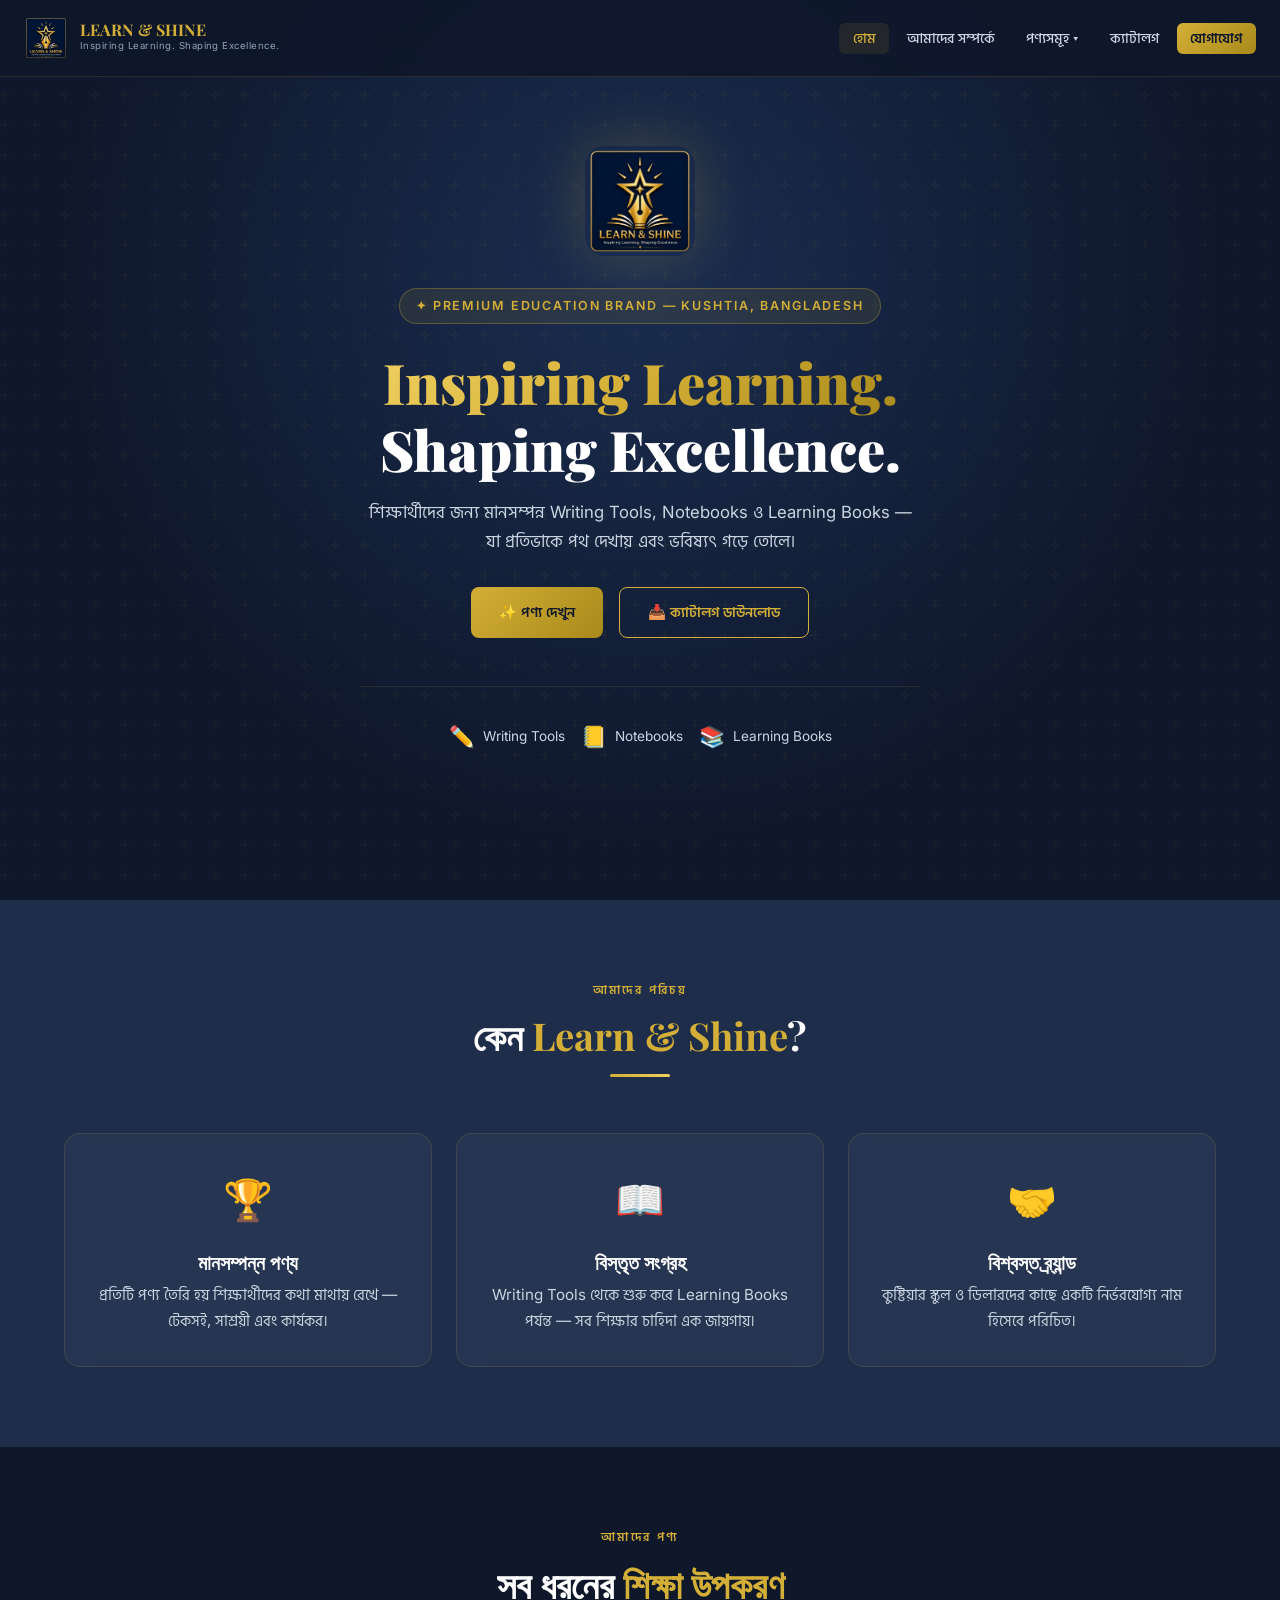
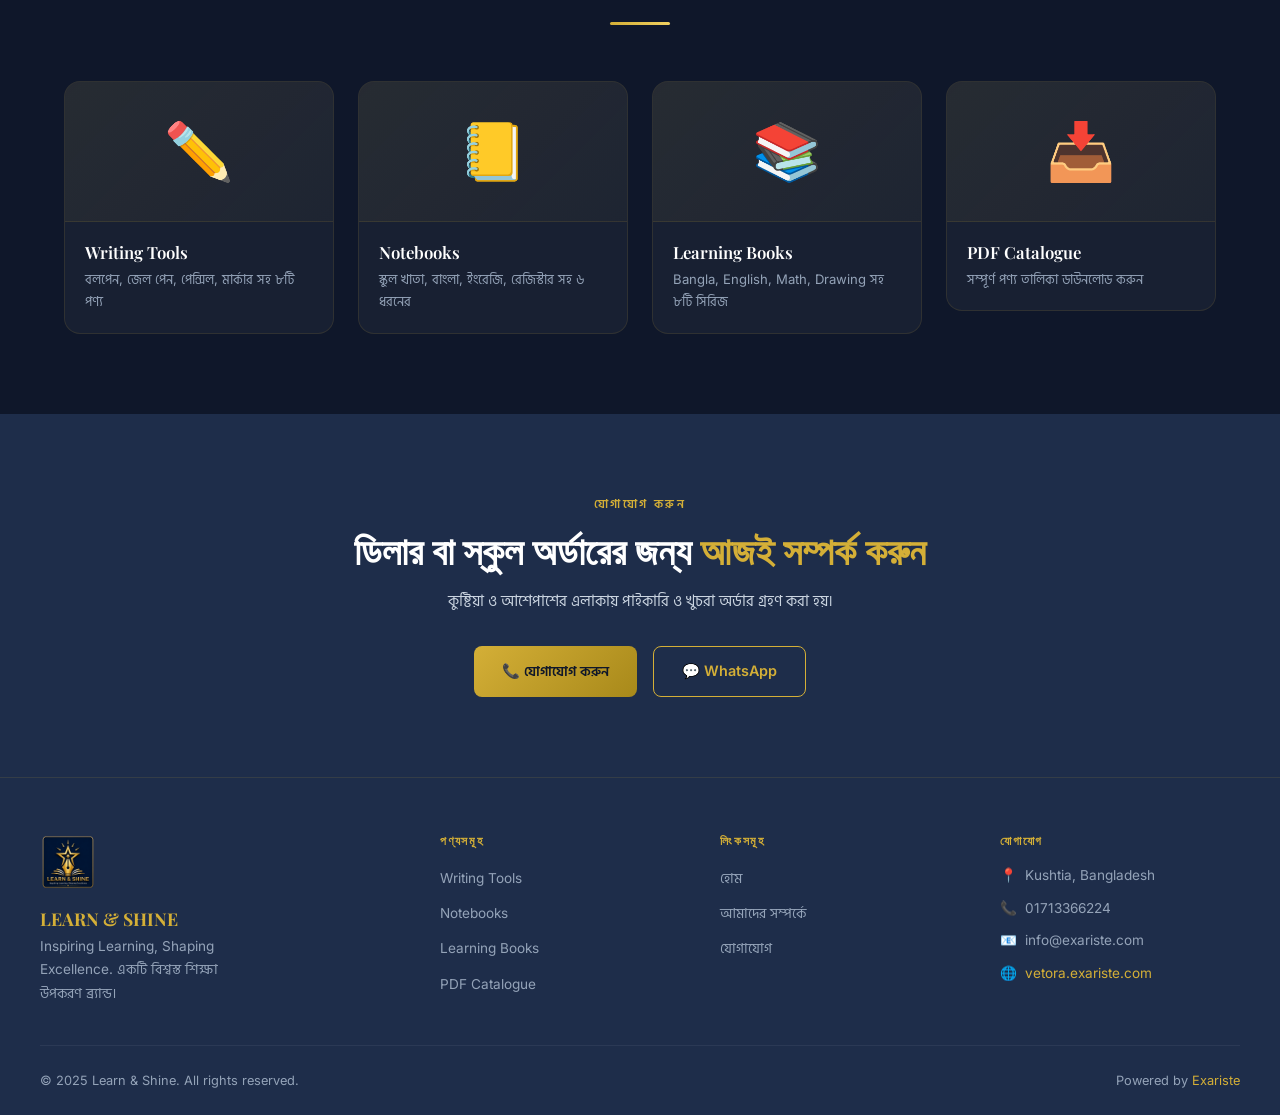
<file: index.html>
<!DOCTYPE html>
<html lang="bn">
<head>
  <meta charset="UTF-8" />
  <meta name="viewport" content="width=device-width, initial-scale=1.0" />
  <title>Learn & Shine — Inspiring Learning, Shaping Excellence</title>
  <meta name="description" content="Learn & Shine is a trusted educational brand from Kushtia, Bangladesh offering premium writing tools, notebooks, and learning books." />
  <link rel="icon" href="assets/images/logo.png" />
  <link rel="stylesheet" href="assets/css/style.css" />
</head>
<body>

<!-- NAVBAR -->
<nav class="navbar">
  <a href="index.html" class="nav-brand">
    <img src="assets/images/logo.png" alt="Learn & Shine Logo" />
    <div>
      <div class="nav-brand-name">LEARN &amp; SHINE</div>
      <div class="nav-brand-tagline">Inspiring Learning. Shaping Excellence.</div>
    </div>
  </a>
  <ul class="nav-links">
    <li><a href="index.html" class="active">হোম</a></li>
    <li><a href="about.html">আমাদের সম্পর্কে</a></li>
    <li class="nav-dropdown">
      <a href="#">পণ্যসমূহ</a>
      <div class="dropdown-menu">
        <a href="products/writing-tools.html">✏️ Writing Tools</a>
        <a href="products/notebooks.html">📒 Notebooks</a>
        <a href="products/learning-books.html">📚 Learning Books</a>
      </div>
    </li>
    <li><a href="catalogue.html">ক্যাটালগ</a></li>
    <li><a href="contact.html" class="nav-cta">যোগাযোগ</a></li>
  </ul>
  <button class="hamburger" aria-label="Menu">
    <span></span><span></span><span></span>
  </button>
</nav>

<!-- HERO -->
<section class="hero-home">
  <div class="hero-content animate-fade-up">
    <img src="assets/images/logo.png" alt="Learn & Shine" class="hero-logo" />
    <div class="hero-tag">✦ Premium Education Brand — Kushtia, Bangladesh</div>
    <h1>
      <span class="gold-gradient">Inspiring Learning.</span><br />
      Shaping Excellence.
    </h1>
    <p>শিক্ষার্থীদের জন্য মানসম্পন্ন Writing Tools, Notebooks ও Learning Books — যা প্রতিভাকে পথ দেখায় এবং ভবিষ্যৎ গড়ে তোলে।</p>
    <div class="hero-actions">
      <a href="products/writing-tools.html" class="btn btn-primary">✨ পণ্য দেখুন</a>
      <a href="catalogue.html" class="btn btn-outline">📥 ক্যাটালগ ডাউনলোড</a>
    </div>
    <div class="hero-categories">
      <div class="hero-cat"><span>✏️</span><span>Writing Tools</span></div>
      <div class="hero-cat"><span>📒</span><span>Notebooks</span></div>
      <div class="hero-cat"><span>📚</span><span>Learning Books</span></div>
    </div>
  </div>
</section>

<!-- ABOUT SNIPPET -->
<section style="background: var(--navy-mid);">
  <div class="container">
    <div class="section-header">
      <span class="section-eyebrow">আমাদের পরিচয়</span>
      <h2>কেন <span class="gold">Learn &amp; Shine</span>?</h2>
      <div class="section-divider"></div>
    </div>
    <div style="display:grid; grid-template-columns: repeat(auto-fit, minmax(260px,1fr)); gap:1.5rem;">
      <div class="glass-card" style="text-align:center;">
        <div style="font-size:2.5rem; margin-bottom:1rem;">🏆</div>
        <h3>মানসম্পন্ন পণ্য</h3>
        <p style="margin-top:0.5rem;">প্রতিটি পণ্য তৈরি হয় শিক্ষার্থীদের কথা মাথায় রেখে — টেকসই, সাশ্রয়ী এবং কার্যকর।</p>
      </div>
      <div class="glass-card" style="text-align:center;">
        <div style="font-size:2.5rem; margin-bottom:1rem;">📖</div>
        <h3>বিস্তৃত সংগ্রহ</h3>
        <p style="margin-top:0.5rem;">Writing Tools থেকে শুরু করে Learning Books পর্যন্ত — সব শিক্ষার চাহিদা এক জায়গায়।</p>
      </div>
      <div class="glass-card" style="text-align:center;">
        <div style="font-size:2.5rem; margin-bottom:1rem;">🤝</div>
        <h3>বিশ্বস্ত ব্র্যান্ড</h3>
        <p style="margin-top:0.5rem;">কুষ্টিয়ার স্কুল ও ডিলারদের কাছে একটি নির্ভরযোগ্য নাম হিসেবে পরিচিত।</p>
      </div>
    </div>
  </div>
</section>

<!-- PRODUCTS PREVIEW -->
<section>
  <div class="container">
    <div class="section-header">
      <span class="section-eyebrow">আমাদের পণ্য</span>
      <h2>সব ধরনের <span class="gold">শিক্ষা উপকরণ</span></h2>
      <div class="section-divider"></div>
    </div>
    <div class="product-grid">
      <a href="products/writing-tools.html" style="text-decoration:none;">
        <div class="product-card">
          <div class="product-card-icon">✏️</div>
          <div class="product-card-body">
            <h3>Writing Tools</h3>
            <p>বলপেন, জেল পেন, পেন্সিল, মার্কার সহ ৮টি পণ্য</p>
          </div>
        </div>
      </a>
      <a href="products/notebooks.html" style="text-decoration:none;">
        <div class="product-card">
          <div class="product-card-icon">📒</div>
          <div class="product-card-body">
            <h3>Notebooks</h3>
            <p>স্কুল খাতা, বাংলা, ইংরেজি, রেজিস্টার সহ ৬ ধরনের</p>
          </div>
        </div>
      </a>
      <a href="products/learning-books.html" style="text-decoration:none;">
        <div class="product-card">
          <div class="product-card-icon">📚</div>
          <div class="product-card-body">
            <h3>Learning Books</h3>
            <p>Bangla, English, Math, Drawing সহ ৮টি সিরিজ</p>
          </div>
        </div>
      </a>
      <a href="catalogue.html" style="text-decoration:none;">
        <div class="product-card">
          <div class="product-card-icon">📥</div>
          <div class="product-card-body">
            <h3>PDF Catalogue</h3>
            <p>সম্পূর্ণ পণ্য তালিকা ডাউনলোড করুন</p>
          </div>
        </div>
      </a>
    </div>
  </div>
</section>

<!-- CTA -->
<section style="background: var(--navy-mid); text-align:center;">
  <div class="container">
    <span class="section-eyebrow">যোগাযোগ করুন</span>
    <h2>ডিলার বা স্কুল অর্ডারের জন্য <span class="gold">আজই সম্পর্ক করুন</span></h2>
    <p style="max-width:480px; margin: 1rem auto 2rem;">কুষ্টিয়া ও আশেপাশের এলাকায় পাইকারি ও খুচরা অর্ডার গ্রহণ করা হয়।</p>
    <div style="display:flex; gap:1rem; justify-content:center; flex-wrap:wrap;">
      <a href="contact.html" class="btn btn-primary">📞 যোগাযোগ করুন</a>
      <a href="https://wa.me/8801713366224" target="_blank" class="btn btn-outline">💬 WhatsApp</a>
    </div>
  </div>
</section>

<!-- FOOTER -->
<footer>
  <div class="footer-grid">
    <div class="footer-brand footer-col">
      <img src="assets/images/logo.png" alt="Learn & Shine" />
      <div class="nav-brand-name" style="font-family:'Playfair Display',serif; color:var(--gold); font-size:1.1rem;">LEARN &amp; SHINE</div>
      <p>Inspiring Learning, Shaping Excellence. একটি বিশ্বস্ত শিক্ষা উপকরণ ব্র্যান্ড।</p>
    </div>
    <div class="footer-col">
      <h4>পণ্যসমূহ</h4>
      <ul>
        <li><a href="products/writing-tools.html">Writing Tools</a></li>
        <li><a href="products/notebooks.html">Notebooks</a></li>
        <li><a href="products/learning-books.html">Learning Books</a></li>
        <li><a href="catalogue.html">PDF Catalogue</a></li>
      </ul>
    </div>
    <div class="footer-col">
      <h4>লিংকসমূহ</h4>
      <ul>
        <li><a href="index.html">হোম</a></li>
        <li><a href="about.html">আমাদের সম্পর্কে</a></li>
        <li><a href="contact.html">যোগাযোগ</a></li>
      </ul>
    </div>
    <div class="footer-col">
      <h4>যোগাযোগ</h4>
      <div class="footer-contact-item"><span>📍</span><span>Kushtia, Bangladesh</span></div>
      <div class="footer-contact-item"><span>📞</span><span>01713366224</span></div>
      <div class="footer-contact-item"><span>📧</span><span>info@exariste.com</span></div>
      <div class="footer-contact-item"><span>🌐</span><a href="https://vetora.exariste.com" style="color:var(--gold);">vetora.exariste.com</a></div>
    </div>
  </div>
  <div class="footer-bottom">
    <p>© 2025 Learn &amp; Shine. All rights reserved.</p>
    <p>Powered by <a href="https://vetora.exariste.com">Exariste</a></p>
  </div>
</footer>

<button id="backToTop" aria-label="Back to top">↑</button>
<script src="assets/js/script.js"></script>
</body>
</html>
</file>
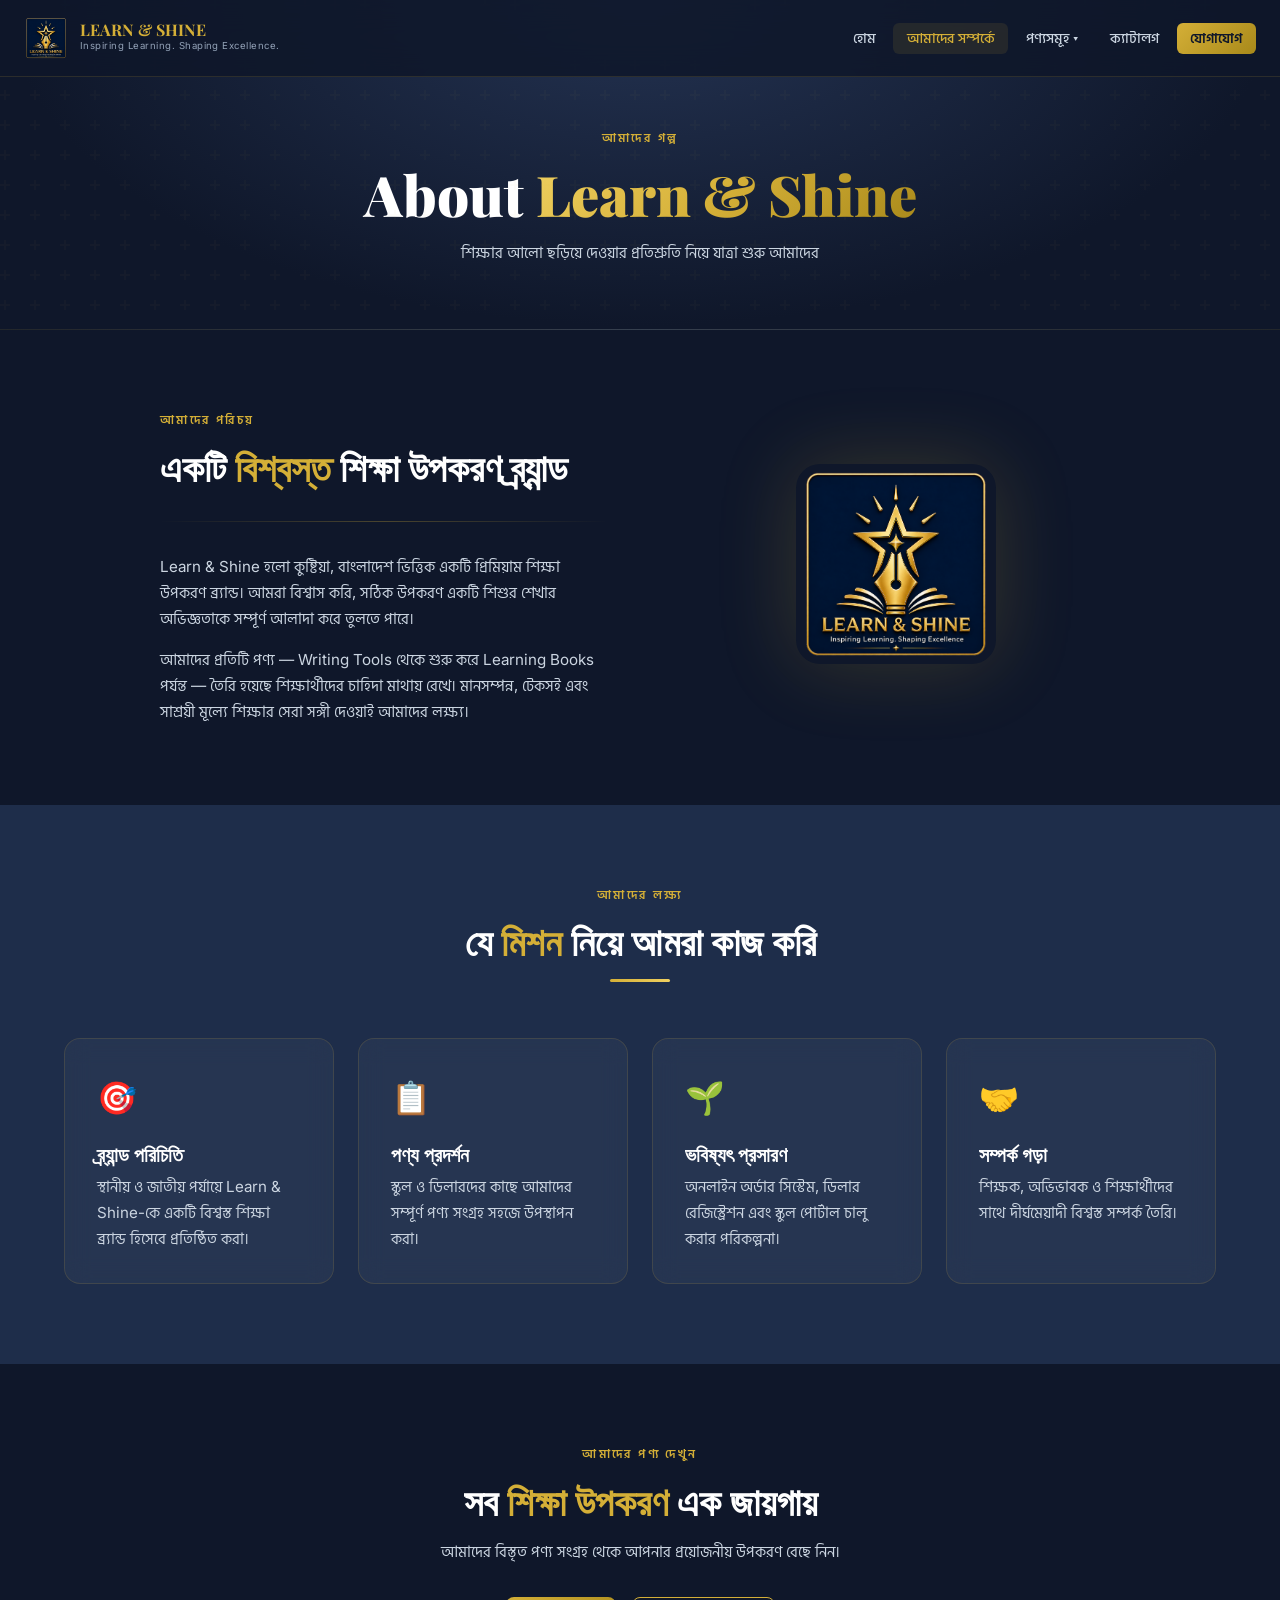
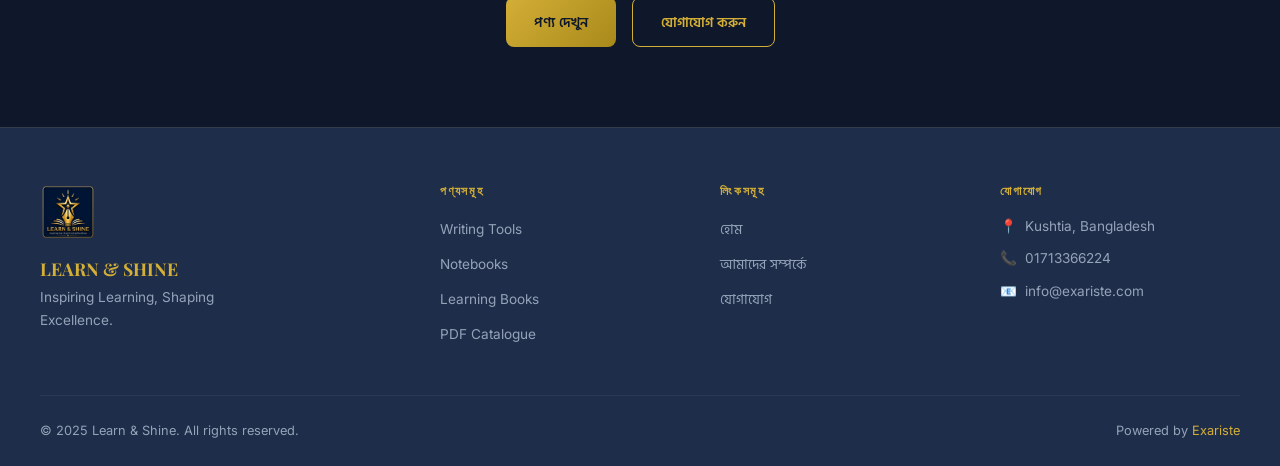
<file: about.html>
<!DOCTYPE html>
<html lang="bn">
<head>
  <meta charset="UTF-8" />
  <meta name="viewport" content="width=device-width, initial-scale=1.0" />
  <title>আমাদের সম্পর্কে — Learn & Shine</title>
  <link rel="icon" href="assets/images/logo.png" />
  <link rel="stylesheet" href="assets/css/style.css" />
</head>
<body>

<nav class="navbar">
  <a href="index.html" class="nav-brand">
    <img src="assets/images/logo.png" alt="Learn & Shine Logo" />
    <div>
      <div class="nav-brand-name">LEARN &amp; SHINE</div>
      <div class="nav-brand-tagline">Inspiring Learning. Shaping Excellence.</div>
    </div>
  </a>
  <ul class="nav-links">
    <li><a href="index.html">হোম</a></li>
    <li><a href="about.html" class="active">আমাদের সম্পর্কে</a></li>
    <li class="nav-dropdown">
      <a href="#">পণ্যসমূহ</a>
      <div class="dropdown-menu">
        <a href="products/writing-tools.html">✏️ Writing Tools</a>
        <a href="products/notebooks.html">📒 Notebooks</a>
        <a href="products/learning-books.html">📚 Learning Books</a>
      </div>
    </li>
    <li><a href="catalogue.html">ক্যাটালগ</a></li>
    <li><a href="contact.html" class="nav-cta">যোগাযোগ</a></li>
  </ul>
  <button class="hamburger" aria-label="Menu"><span></span><span></span><span></span></button>
</nav>

<div class="page-hero">
  <span class="section-eyebrow">আমাদের গল্প</span>
  <h1>About <span class="gold-gradient">Learn &amp; Shine</span></h1>
  <p>শিক্ষার আলো ছড়িয়ে দেওয়ার প্রতিশ্রুতি নিয়ে যাত্রা শুরু আমাদের</p>
</div>

<section>
  <div class="container">
    <div style="display:grid; grid-template-columns:1fr 1fr; gap:4rem; align-items:center; max-width:960px; margin:0 auto;">
      <div>
        <span class="section-eyebrow">আমাদের পরিচয়</span>
        <h2>একটি <span class="gold">বিশ্বস্ত</span> শিক্ষা উপকরণ ব্র্যান্ড</h2>
        <div class="gold-line"></div>
        <p style="margin-top:1.5rem;">Learn &amp; Shine হলো কুষ্টিয়া, বাংলাদেশ ভিত্তিক একটি প্রিমিয়াম শিক্ষা উপকরণ ব্র্যান্ড। আমরা বিশ্বাস করি, সঠিক উপকরণ একটি শিশুর শেখার অভিজ্ঞতাকে সম্পূর্ণ আলাদা করে তুলতে পারে।</p>
        <p style="margin-top:1rem;">আমাদের প্রতিটি পণ্য — Writing Tools থেকে শুরু করে Learning Books পর্যন্ত — তৈরি হয়েছে শিক্ষার্থীদের চাহিদা মাথায় রেখে। মানসম্পন্ন, টেকসই এবং সাশ্রয়ী মূল্যে শিক্ষার সেরা সঙ্গী দেওয়াই আমাদের লক্ষ্য।</p>
      </div>
      <div style="text-align:center;">
        <img src="assets/images/logo.png" alt="Learn & Shine" style="width:200px; border-radius:24px; box-shadow: 0 0 80px rgba(212,175,55,0.2);" />
      </div>
    </div>
  </div>
</section>

<section style="background:var(--navy-mid);">
  <div class="container">
    <div class="section-header">
      <span class="section-eyebrow">আমাদের লক্ষ্য</span>
      <h2>যে <span class="gold">মিশন</span> নিয়ে আমরা কাজ করি</h2>
      <div class="section-divider"></div>
    </div>
    <div style="display:grid; grid-template-columns:repeat(auto-fit,minmax(240px,1fr)); gap:1.5rem;">
      <div class="glass-card">
        <div style="font-size:2rem; margin-bottom:1rem; color:var(--gold);">🎯</div>
        <h3>ব্র্যান্ড পরিচিতি</h3>
        <p style="margin-top:0.5rem;">স্থানীয় ও জাতীয় পর্যায়ে Learn &amp; Shine-কে একটি বিশ্বস্ত শিক্ষা ব্র্যান্ড হিসেবে প্রতিষ্ঠিত করা।</p>
      </div>
      <div class="glass-card">
        <div style="font-size:2rem; margin-bottom:1rem; color:var(--gold);">📋</div>
        <h3>পণ্য প্রদর্শন</h3>
        <p style="margin-top:0.5rem;">স্কুল ও ডিলারদের কাছে আমাদের সম্পূর্ণ পণ্য সংগ্রহ সহজে উপস্থাপন করা।</p>
      </div>
      <div class="glass-card">
        <div style="font-size:2rem; margin-bottom:1rem; color:var(--gold);">🌱</div>
        <h3>ভবিষ্যৎ প্রসারণ</h3>
        <p style="margin-top:0.5rem;">অনলাইন অর্ডার সিস্টেম, ডিলার রেজিস্ট্রেশন এবং স্কুল পোর্টাল চালু করার পরিকল্পনা।</p>
      </div>
      <div class="glass-card">
        <div style="font-size:2rem; margin-bottom:1rem; color:var(--gold);">🤝</div>
        <h3>সম্পর্ক গড়া</h3>
        <p style="margin-top:0.5rem;">শিক্ষক, অভিভাবক ও শিক্ষার্থীদের সাথে দীর্ঘমেয়াদী বিশ্বস্ত সম্পর্ক তৈরি।</p>
      </div>
    </div>
  </div>
</section>

<section>
  <div class="container" style="text-align:center;">
    <span class="section-eyebrow">আমাদের পণ্য দেখুন</span>
    <h2>সব <span class="gold">শিক্ষা উপকরণ</span> এক জায়গায়</h2>
    <p style="max-width:480px; margin:1rem auto 2rem;">আমাদের বিস্তৃত পণ্য সংগ্রহ থেকে আপনার প্রয়োজনীয় উপকরণ বেছে নিন।</p>
    <div style="display:flex; gap:1rem; justify-content:center; flex-wrap:wrap;">
      <a href="products/writing-tools.html" class="btn btn-primary">পণ্য দেখুন</a>
      <a href="contact.html" class="btn btn-outline">যোগাযোগ করুন</a>
    </div>
  </div>
</section>

<footer>
  <div class="footer-grid">
    <div class="footer-brand footer-col">
      <img src="assets/images/logo.png" alt="Learn & Shine" />
      <div class="nav-brand-name" style="font-family:'Playfair Display',serif; color:var(--gold); font-size:1.1rem;">LEARN &amp; SHINE</div>
      <p>Inspiring Learning, Shaping Excellence.</p>
    </div>
    <div class="footer-col">
      <h4>পণ্যসমূহ</h4>
      <ul>
        <li><a href="products/writing-tools.html">Writing Tools</a></li>
        <li><a href="products/notebooks.html">Notebooks</a></li>
        <li><a href="products/learning-books.html">Learning Books</a></li>
        <li><a href="catalogue.html">PDF Catalogue</a></li>
      </ul>
    </div>
    <div class="footer-col">
      <h4>লিংকসমূহ</h4>
      <ul>
        <li><a href="index.html">হোম</a></li>
        <li><a href="about.html">আমাদের সম্পর্কে</a></li>
        <li><a href="contact.html">যোগাযোগ</a></li>
      </ul>
    </div>
    <div class="footer-col">
      <h4>যোগাযোগ</h4>
      <div class="footer-contact-item"><span>📍</span><span>Kushtia, Bangladesh</span></div>
      <div class="footer-contact-item"><span>📞</span><span>01713366224</span></div>
      <div class="footer-contact-item"><span>📧</span><span>info@exariste.com</span></div>
    </div>
  </div>
  <div class="footer-bottom">
    <p>© 2025 Learn &amp; Shine. All rights reserved.</p>
    <p>Powered by <a href="https://vetora.exariste.com">Exariste</a></p>
  </div>
</footer>

<button id="backToTop" aria-label="Back to top">↑</button>
<script src="assets/js/script.js"></script>
</body>
</html>
</file>
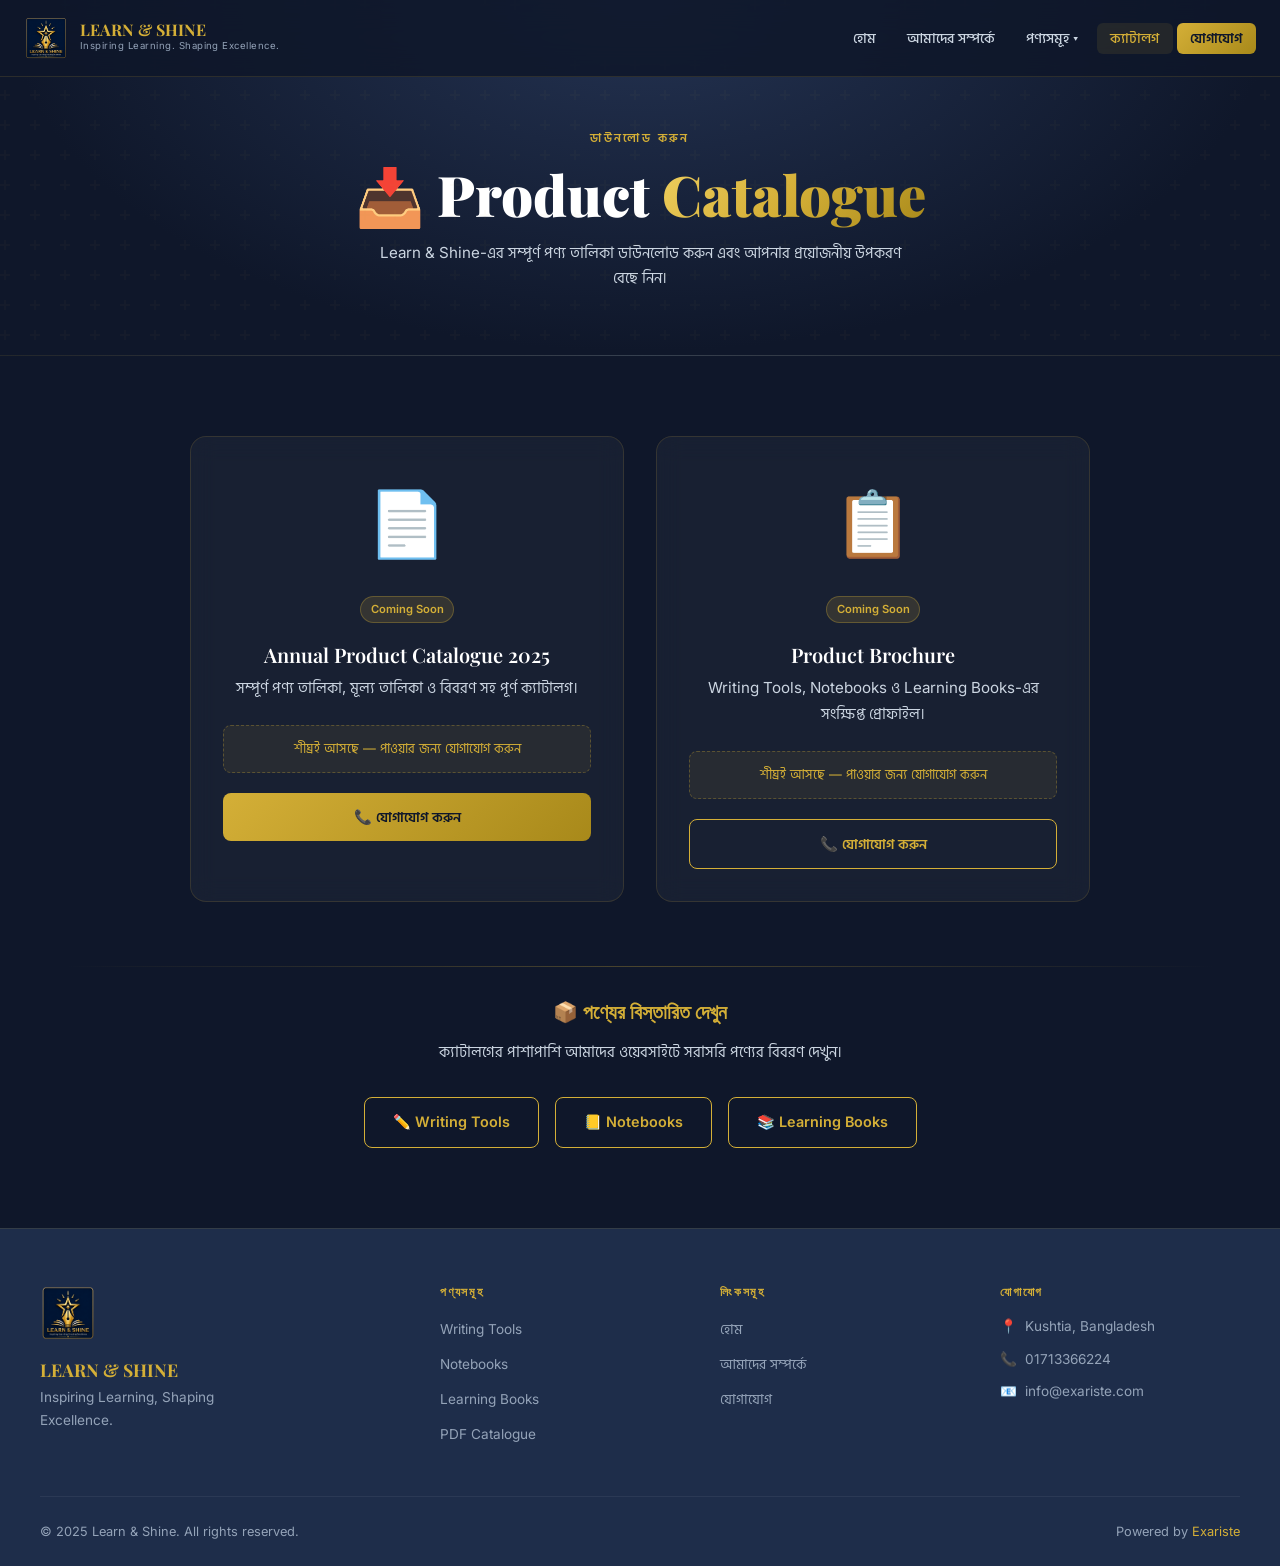
<file: catalogue.html>
<!DOCTYPE html>
<html lang="bn">
<head>
  <meta charset="UTF-8" />
  <meta name="viewport" content="width=device-width, initial-scale=1.0" />
  <title>ক্যাটালগ — Learn & Shine</title>
  <link rel="icon" href="assets/images/logo.png" />
  <link rel="stylesheet" href="assets/css/style.css" />
</head>
<body>

<nav class="navbar">
  <a href="index.html" class="nav-brand">
    <img src="assets/images/logo.png" alt="Learn & Shine Logo" />
    <div>
      <div class="nav-brand-name">LEARN &amp; SHINE</div>
      <div class="nav-brand-tagline">Inspiring Learning. Shaping Excellence.</div>
    </div>
  </a>
  <ul class="nav-links">
    <li><a href="index.html">হোম</a></li>
    <li><a href="about.html">আমাদের সম্পর্কে</a></li>
    <li class="nav-dropdown">
      <a href="#">পণ্যসমূহ</a>
      <div class="dropdown-menu">
        <a href="products/writing-tools.html">✏️ Writing Tools</a>
        <a href="products/notebooks.html">📒 Notebooks</a>
        <a href="products/learning-books.html">📚 Learning Books</a>
      </div>
    </li>
    <li><a href="catalogue.html" class="active">ক্যাটালগ</a></li>
    <li><a href="contact.html" class="nav-cta">যোগাযোগ</a></li>
  </ul>
  <button class="hamburger" aria-label="Menu"><span></span><span></span><span></span></button>
</nav>

<div class="page-hero">
  <span class="section-eyebrow">ডাউনলোড করুন</span>
  <h1>📥 Product <span class="gold-gradient">Catalogue</span></h1>
  <p>Learn &amp; Shine-এর সম্পূর্ণ পণ্য তালিকা ডাউনলোড করুন এবং আপনার প্রয়োজনীয় উপকরণ বেছে নিন।</p>
</div>

<section>
  <div class="container">
    <div style="display:grid; grid-template-columns:repeat(auto-fit,minmax(300px,1fr)); gap:2rem; max-width:900px; margin:0 auto;">

      <div class="glass-card" style="text-align:center;">
        <div style="font-size:4rem; margin-bottom:1rem;">📄</div>
        <span class="badge">Coming Soon</span>
        <h3 style="margin:0.75rem 0 0.5rem;">Annual Product Catalogue 2025</h3>
        <p>সম্পূর্ণ পণ্য তালিকা, মূল্য তালিকা ও বিবরণ সহ পূর্ণ ক্যাটালগ।</p>
        <div style="margin-top:1.5rem; padding:0.75rem; background:rgba(212,175,55,0.08); border-radius:8px; border:1px dashed rgba(212,175,55,0.3);">
          <p style="font-size:0.8rem; color:var(--gold);">শীঘ্রই আসছে — পাওয়ার জন্য যোগাযোগ করুন</p>
        </div>
        <a href="contact.html" class="btn btn-primary" style="margin-top:1.25rem; width:100%; justify-content:center;">📞 যোগাযোগ করুন</a>
      </div>

      <div class="glass-card" style="text-align:center;">
        <div style="font-size:4rem; margin-bottom:1rem;">📋</div>
        <span class="badge">Coming Soon</span>
        <h3 style="margin:0.75rem 0 0.5rem;">Product Brochure</h3>
        <p>Writing Tools, Notebooks ও Learning Books-এর সংক্ষিপ্ত প্রোফাইল।</p>
        <div style="margin-top:1.5rem; padding:0.75rem; background:rgba(212,175,55,0.08); border-radius:8px; border:1px dashed rgba(212,175,55,0.3);">
          <p style="font-size:0.8rem; color:var(--gold);">শীঘ্রই আসছে — পাওয়ার জন্য যোগাযোগ করুন</p>
        </div>
        <a href="contact.html" class="btn btn-outline" style="margin-top:1.25rem; width:100%; justify-content:center;">📞 যোগাযোগ করুন</a>
      </div>

    </div>

    <div style="margin-top:4rem; text-align:center;">
      <div class="gold-line"></div>
      <h3 style="margin:2rem 0 1rem; color:var(--gold);">📦 পণ্যের বিস্তারিত দেখুন</h3>
      <p style="max-width:480px; margin:0 auto 2rem;">ক্যাটালগের পাশাপাশি আমাদের ওয়েবসাইটে সরাসরি পণ্যের বিবরণ দেখুন।</p>
      <div style="display:flex; gap:1rem; justify-content:center; flex-wrap:wrap;">
        <a href="products/writing-tools.html" class="btn btn-outline">✏️ Writing Tools</a>
        <a href="products/notebooks.html" class="btn btn-outline">📒 Notebooks</a>
        <a href="products/learning-books.html" class="btn btn-outline">📚 Learning Books</a>
      </div>
    </div>
  </div>
</section>

<footer>
  <div class="footer-grid">
    <div class="footer-brand footer-col">
      <img src="assets/images/logo.png" alt="Learn & Shine" />
      <div class="nav-brand-name" style="font-family:'Playfair Display',serif; color:var(--gold); font-size:1.1rem;">LEARN &amp; SHINE</div>
      <p>Inspiring Learning, Shaping Excellence.</p>
    </div>
    <div class="footer-col">
      <h4>পণ্যসমূহ</h4>
      <ul>
        <li><a href="products/writing-tools.html">Writing Tools</a></li>
        <li><a href="products/notebooks.html">Notebooks</a></li>
        <li><a href="products/learning-books.html">Learning Books</a></li>
        <li><a href="catalogue.html">PDF Catalogue</a></li>
      </ul>
    </div>
    <div class="footer-col">
      <h4>লিংকসমূহ</h4>
      <ul>
        <li><a href="index.html">হোম</a></li>
        <li><a href="about.html">আমাদের সম্পর্কে</a></li>
        <li><a href="contact.html">যোগাযোগ</a></li>
      </ul>
    </div>
    <div class="footer-col">
      <h4>যোগাযোগ</h4>
      <div class="footer-contact-item"><span>📍</span><span>Kushtia, Bangladesh</span></div>
      <div class="footer-contact-item"><span>📞</span><span>01713366224</span></div>
      <div class="footer-contact-item"><span>📧</span><span>info@exariste.com</span></div>
    </div>
  </div>
  <div class="footer-bottom">
    <p>© 2025 Learn &amp; Shine. All rights reserved.</p>
    <p>Powered by <a href="https://vetora.exariste.com">Exariste</a></p>
  </div>
</footer>

<button id="backToTop" aria-label="Back to top">↑</button>
<script src="assets/js/script.js"></script>
</body>
</html>
</file>
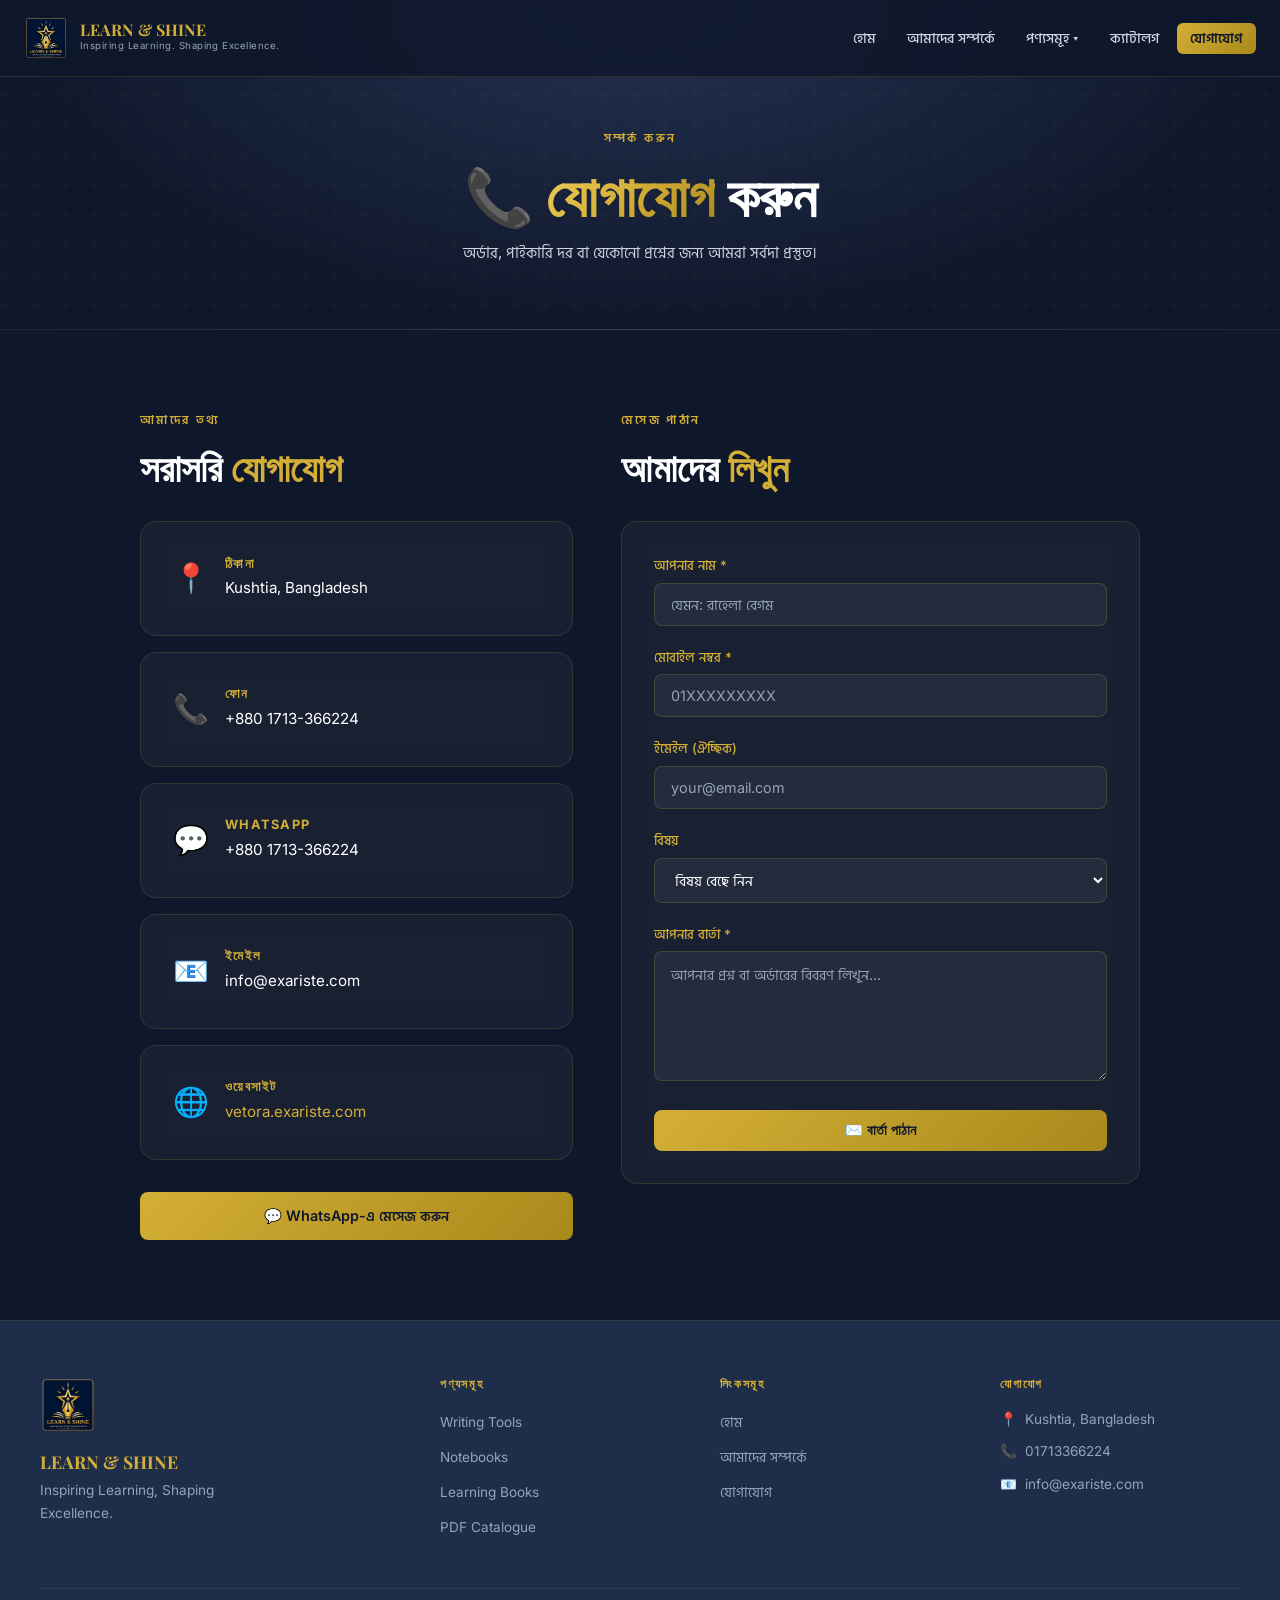
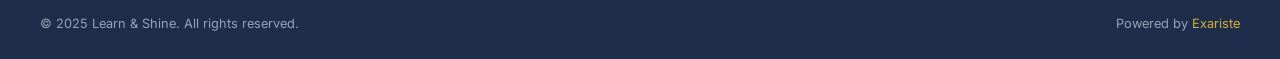
<file: contact.html>
<!DOCTYPE html>
<html lang="bn">
<head>
  <meta charset="UTF-8" />
  <meta name="viewport" content="width=device-width, initial-scale=1.0" />
  <title>যোগাযোগ — Learn & Shine</title>
  <link rel="icon" href="assets/images/logo.png" />
  <link rel="stylesheet" href="assets/css/style.css" />
</head>
<body>

<nav class="navbar">
  <a href="index.html" class="nav-brand">
    <img src="assets/images/logo.png" alt="Learn & Shine Logo" />
    <div>
      <div class="nav-brand-name">LEARN &amp; SHINE</div>
      <div class="nav-brand-tagline">Inspiring Learning. Shaping Excellence.</div>
    </div>
  </a>
  <ul class="nav-links">
    <li><a href="index.html">হোম</a></li>
    <li><a href="about.html">আমাদের সম্পর্কে</a></li>
    <li class="nav-dropdown">
      <a href="#">পণ্যসমূহ</a>
      <div class="dropdown-menu">
        <a href="products/writing-tools.html">✏️ Writing Tools</a>
        <a href="products/notebooks.html">📒 Notebooks</a>
        <a href="products/learning-books.html">📚 Learning Books</a>
      </div>
    </li>
    <li><a href="catalogue.html">ক্যাটালগ</a></li>
    <li><a href="contact.html" class="nav-cta active">যোগাযোগ</a></li>
  </ul>
  <button class="hamburger" aria-label="Menu"><span></span><span></span><span></span></button>
</nav>

<div class="page-hero">
  <span class="section-eyebrow">সম্পর্ক করুন</span>
  <h1>📞 <span class="gold-gradient">যোগাযোগ</span> করুন</h1>
  <p>অর্ডার, পাইকারি দর বা যেকোনো প্রশ্নের জন্য আমরা সর্বদা প্রস্তুত।</p>
</div>

<section>
  <div class="container">
    <div style="display:grid; grid-template-columns:1fr 1.2fr; gap:3rem; max-width:1000px; margin:0 auto; align-items:start;">

      <!-- Contact Info -->
      <div>
        <span class="section-eyebrow">আমাদের তথ্য</span>
        <h2 style="margin-bottom:2rem;">সরাসরি <span class="gold">যোগাযোগ</span></h2>

        <div class="glass-card" style="margin-bottom:1rem;">
          <div style="display:flex; align-items:center; gap:1rem;">
            <div style="font-size:1.8rem;">📍</div>
            <div>
              <h4 style="font-family:'Inter',sans-serif; font-size:0.8rem; color:var(--gold); letter-spacing:0.1em; text-transform:uppercase; margin-bottom:0.2rem;">ঠিকানা</h4>
              <p style="color:var(--white); font-size:0.95rem;">Kushtia, Bangladesh</p>
            </div>
          </div>
        </div>

        <div class="glass-card" style="margin-bottom:1rem;">
          <div style="display:flex; align-items:center; gap:1rem;">
            <div style="font-size:1.8rem;">📞</div>
            <div>
              <h4 style="font-family:'Inter',sans-serif; font-size:0.8rem; color:var(--gold); letter-spacing:0.1em; text-transform:uppercase; margin-bottom:0.2rem;">ফোন</h4>
              <a href="tel:+8801713366224" style="color:var(--white); font-size:0.95rem;">+880 1713-366224</a>
            </div>
          </div>
        </div>

        <div class="glass-card" style="margin-bottom:1rem;">
          <div style="display:flex; align-items:center; gap:1rem;">
            <div style="font-size:1.8rem;">💬</div>
            <div>
              <h4 style="font-family:'Inter',sans-serif; font-size:0.8rem; color:var(--gold); letter-spacing:0.1em; text-transform:uppercase; margin-bottom:0.2rem;">WhatsApp</h4>
              <a href="https://wa.me/8801713366224" target="_blank" style="color:var(--white); font-size:0.95rem;">+880 1713-366224</a>
            </div>
          </div>
        </div>

        <div class="glass-card" style="margin-bottom:1rem;">
          <div style="display:flex; align-items:center; gap:1rem;">
            <div style="font-size:1.8rem;">📧</div>
            <div>
              <h4 style="font-family:'Inter',sans-serif; font-size:0.8rem; color:var(--gold); letter-spacing:0.1em; text-transform:uppercase; margin-bottom:0.2rem;">ইমেইল</h4>
              <a href="mailto:info@exariste.com" style="color:var(--white); font-size:0.95rem;">info@exariste.com</a>
            </div>
          </div>
        </div>

        <div class="glass-card">
          <div style="display:flex; align-items:center; gap:1rem;">
            <div style="font-size:1.8rem;">🌐</div>
            <div>
              <h4 style="font-family:'Inter',sans-serif; font-size:0.8rem; color:var(--gold); letter-spacing:0.1em; text-transform:uppercase; margin-bottom:0.2rem;">ওয়েবসাইট</h4>
              <a href="https://vetora.exariste.com" target="_blank" style="color:var(--gold); font-size:0.95rem;">vetora.exariste.com</a>
            </div>
          </div>
        </div>

        <div style="margin-top:2rem;">
          <a href="https://wa.me/8801713366224" target="_blank" class="btn btn-primary" style="width:100%; justify-content:center;">
            💬 WhatsApp-এ মেসেজ করুন
          </a>
        </div>
      </div>

      <!-- Contact Form -->
      <div>
        <span class="section-eyebrow">মেসেজ পাঠান</span>
        <h2 style="margin-bottom:2rem;">আমাদের <span class="gold">লিখুন</span></h2>

        <form action="https://formsubmit.co/info@exariste.com" method="POST" class="glass-card">
          <input type="hidden" name="_subject" value="Learn & Shine Website — নতুন বার্তা" />
          <input type="hidden" name="_captcha" value="false" />
          <input type="hidden" name="_next" value="https://learn.exariste.com/contact.html" />

          <div class="form-group">
            <label for="name">আপনার নাম *</label>
            <input type="text" id="name" name="name" placeholder="যেমন: রাহেলা বেগম" required />
          </div>

          <div class="form-group">
            <label for="phone">মোবাইল নম্বর *</label>
            <input type="tel" id="phone" name="phone" placeholder="01XXXXXXXXX" required />
          </div>

          <div class="form-group">
            <label for="email">ইমেইল (ঐচ্ছিক)</label>
            <input type="email" id="email" name="email" placeholder="your@email.com" />
          </div>

          <div class="form-group">
            <label for="subject">বিষয়</label>
            <select id="subject" name="subject">
              <option value="">বিষয় বেছে নিন</option>
              <option value="পাইকারি অর্ডার">পাইকারি অর্ডার</option>
              <option value="স্কুল অর্ডার">স্কুল অর্ডার</option>
              <option value="ডিলারশিপ">ডিলারশিপ সম্পর্কে</option>
              <option value="পণ্যের তথ্য">পণ্যের তথ্য</option>
              <option value="অন্যান্য">অন্যান্য</option>
            </select>
          </div>

          <div class="form-group">
            <label for="message">আপনার বার্তা *</label>
            <textarea id="message" name="message" placeholder="আপনার প্রশ্ন বা অর্ডারের বিবরণ লিখুন..." required></textarea>
          </div>

          <button type="submit" class="btn btn-primary" style="width:100%; justify-content:center;">
            ✉️ বার্তা পাঠান
          </button>
        </form>
      </div>

    </div>
  </div>
</section>

<footer>
  <div class="footer-grid">
    <div class="footer-brand footer-col">
      <img src="assets/images/logo.png" alt="Learn & Shine" />
      <div class="nav-brand-name" style="font-family:'Playfair Display',serif; color:var(--gold); font-size:1.1rem;">LEARN &amp; SHINE</div>
      <p>Inspiring Learning, Shaping Excellence.</p>
    </div>
    <div class="footer-col">
      <h4>পণ্যসমূহ</h4>
      <ul>
        <li><a href="products/writing-tools.html">Writing Tools</a></li>
        <li><a href="products/notebooks.html">Notebooks</a></li>
        <li><a href="products/learning-books.html">Learning Books</a></li>
        <li><a href="catalogue.html">PDF Catalogue</a></li>
      </ul>
    </div>
    <div class="footer-col">
      <h4>লিংকসমূহ</h4>
      <ul>
        <li><a href="index.html">হোম</a></li>
        <li><a href="about.html">আমাদের সম্পর্কে</a></li>
        <li><a href="contact.html">যোগাযোগ</a></li>
      </ul>
    </div>
    <div class="footer-col">
      <h4>যোগাযোগ</h4>
      <div class="footer-contact-item"><span>📍</span><span>Kushtia, Bangladesh</span></div>
      <div class="footer-contact-item"><span>📞</span><span>01713366224</span></div>
      <div class="footer-contact-item"><span>📧</span><span>info@exariste.com</span></div>
    </div>
  </div>
  <div class="footer-bottom">
    <p>© 2025 Learn &amp; Shine. All rights reserved.</p>
    <p>Powered by <a href="https://vetora.exariste.com">Exariste</a></p>
  </div>
</footer>

<button id="backToTop" aria-label="Back to top">↑</button>
<script src="assets/js/script.js"></script>
</body>
</html>
</file>
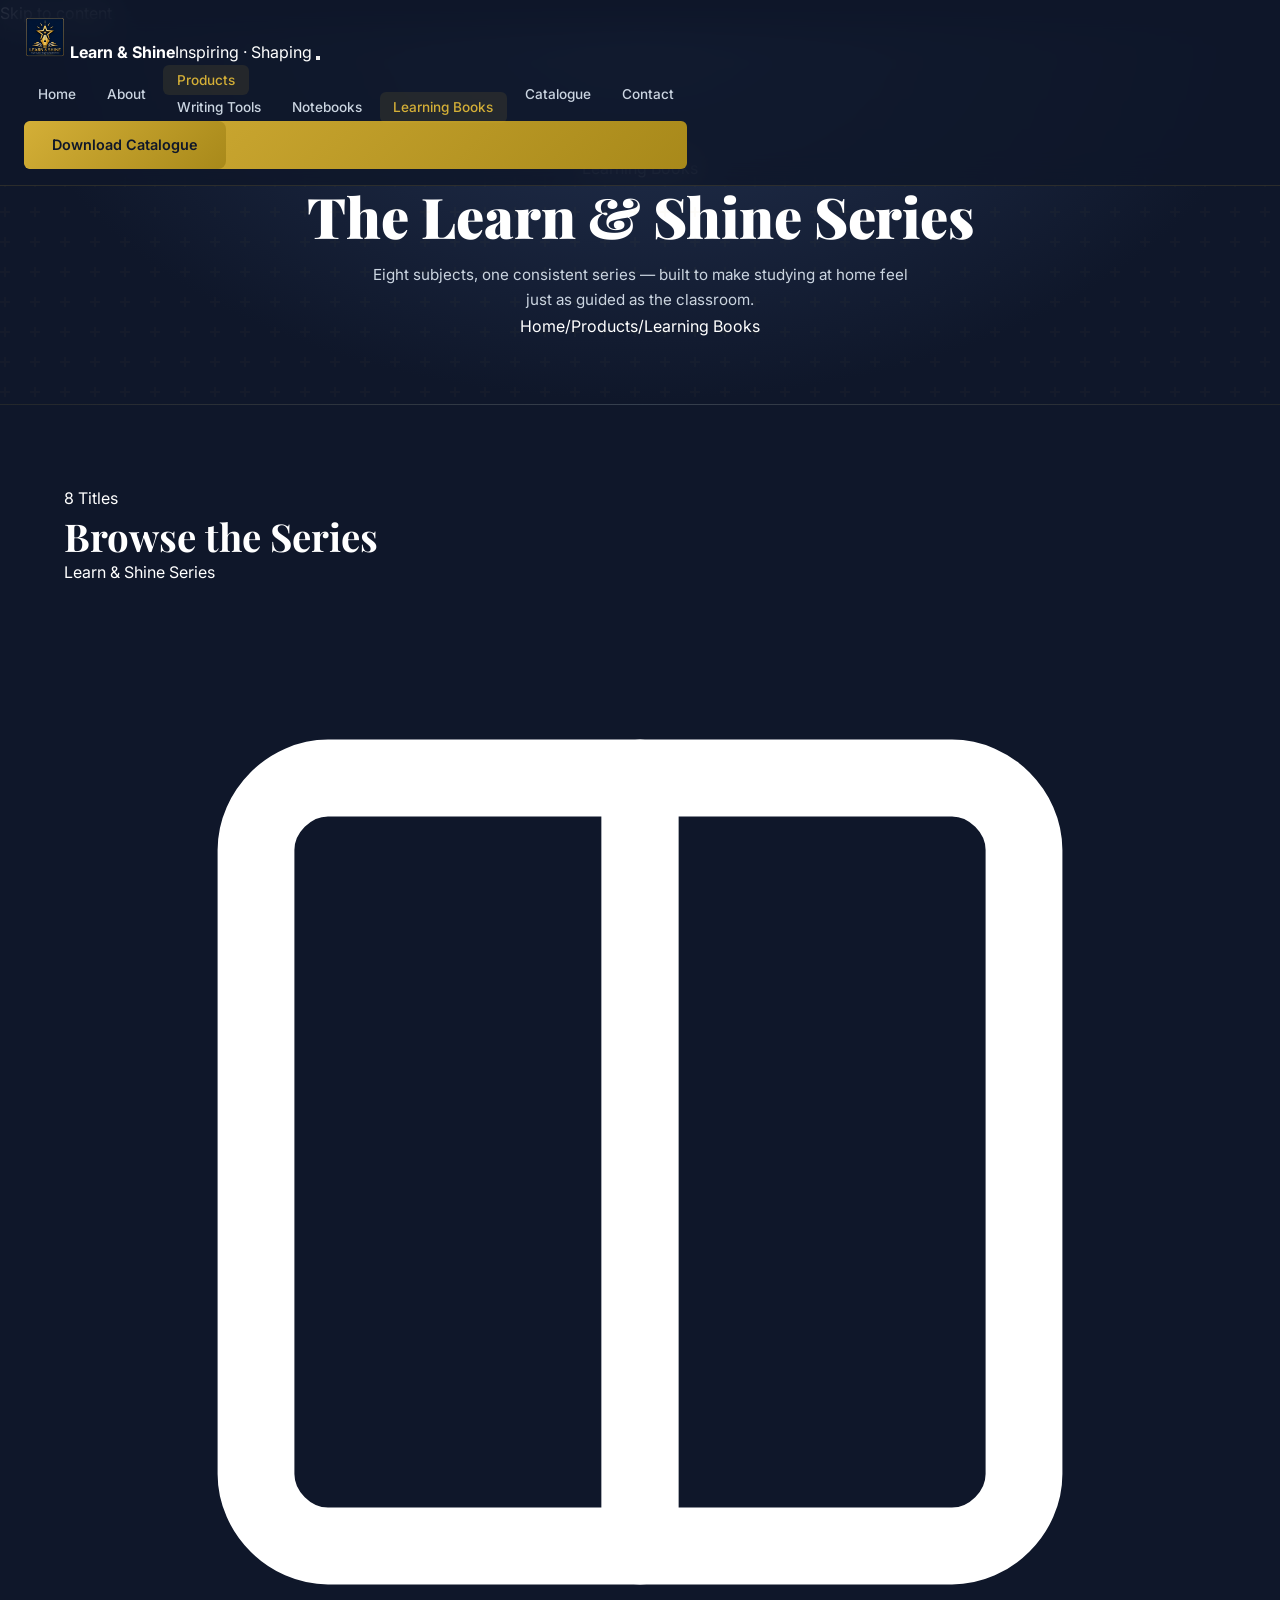
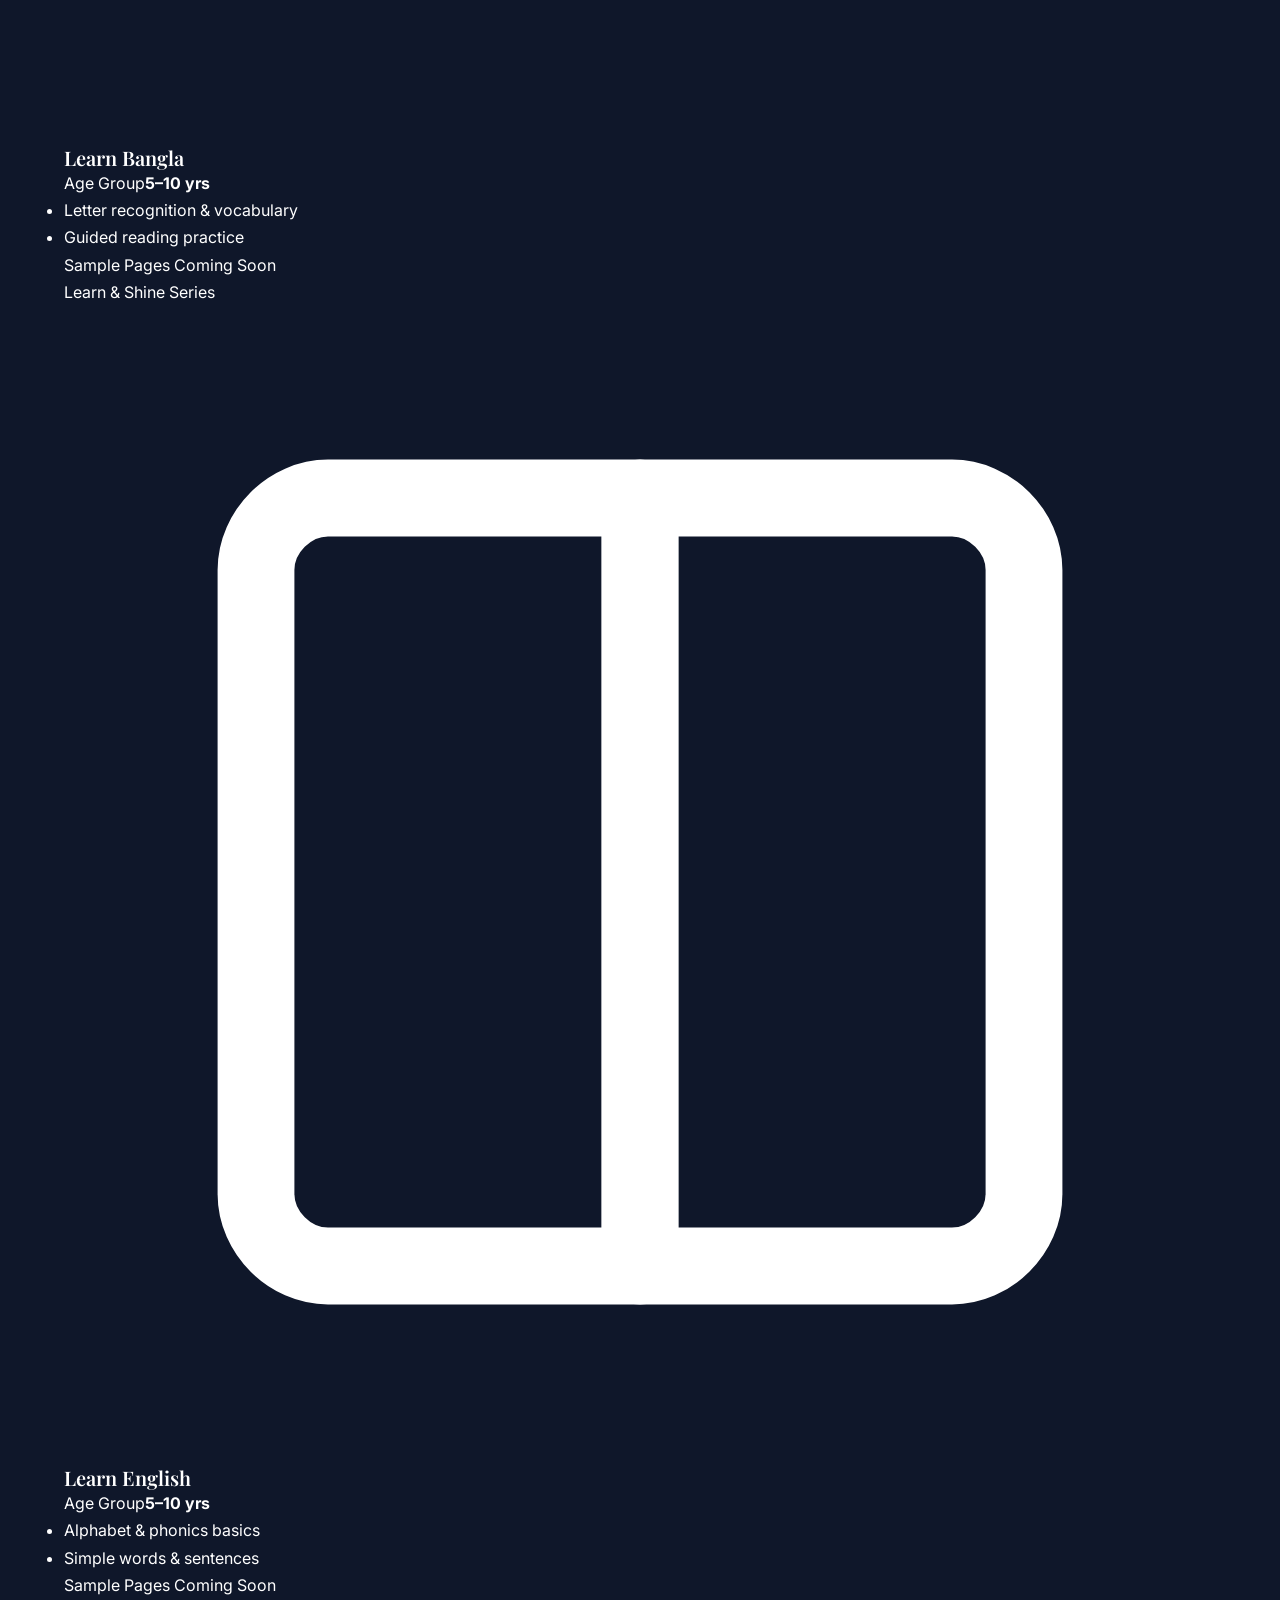
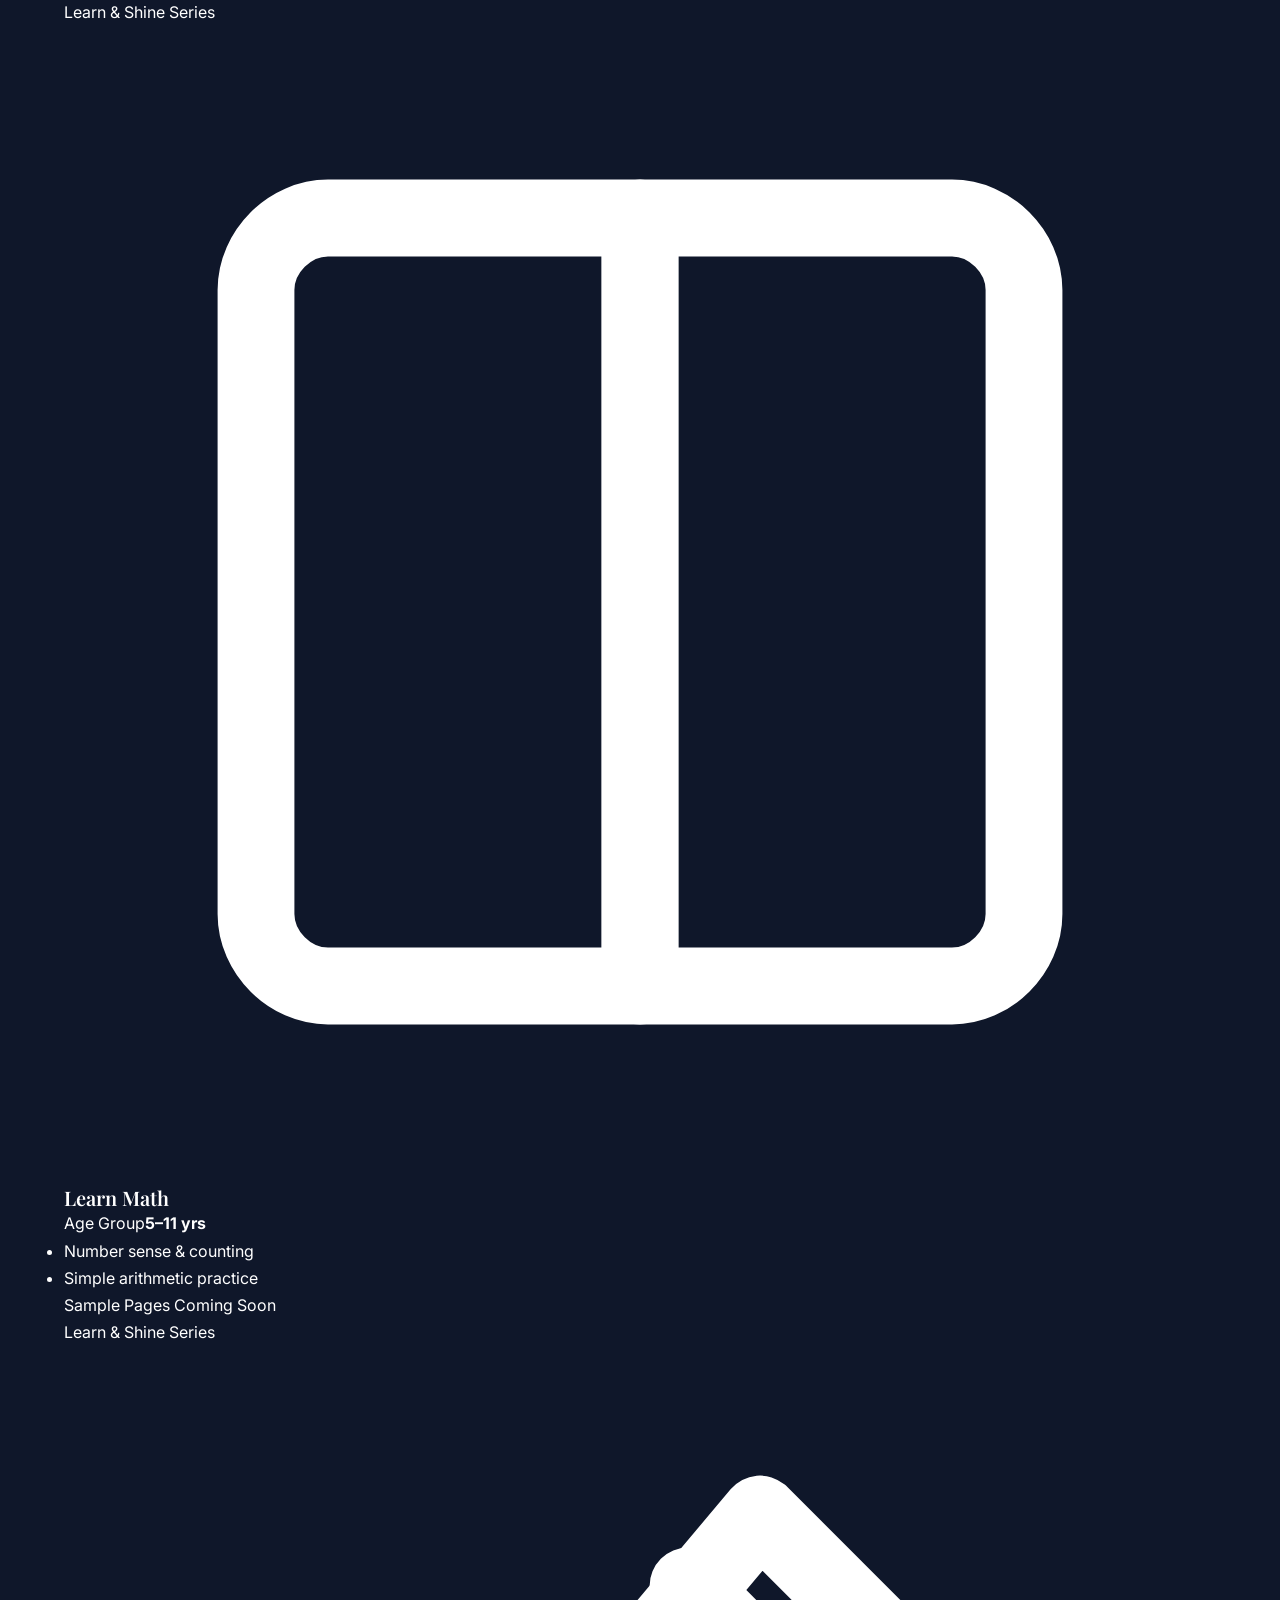
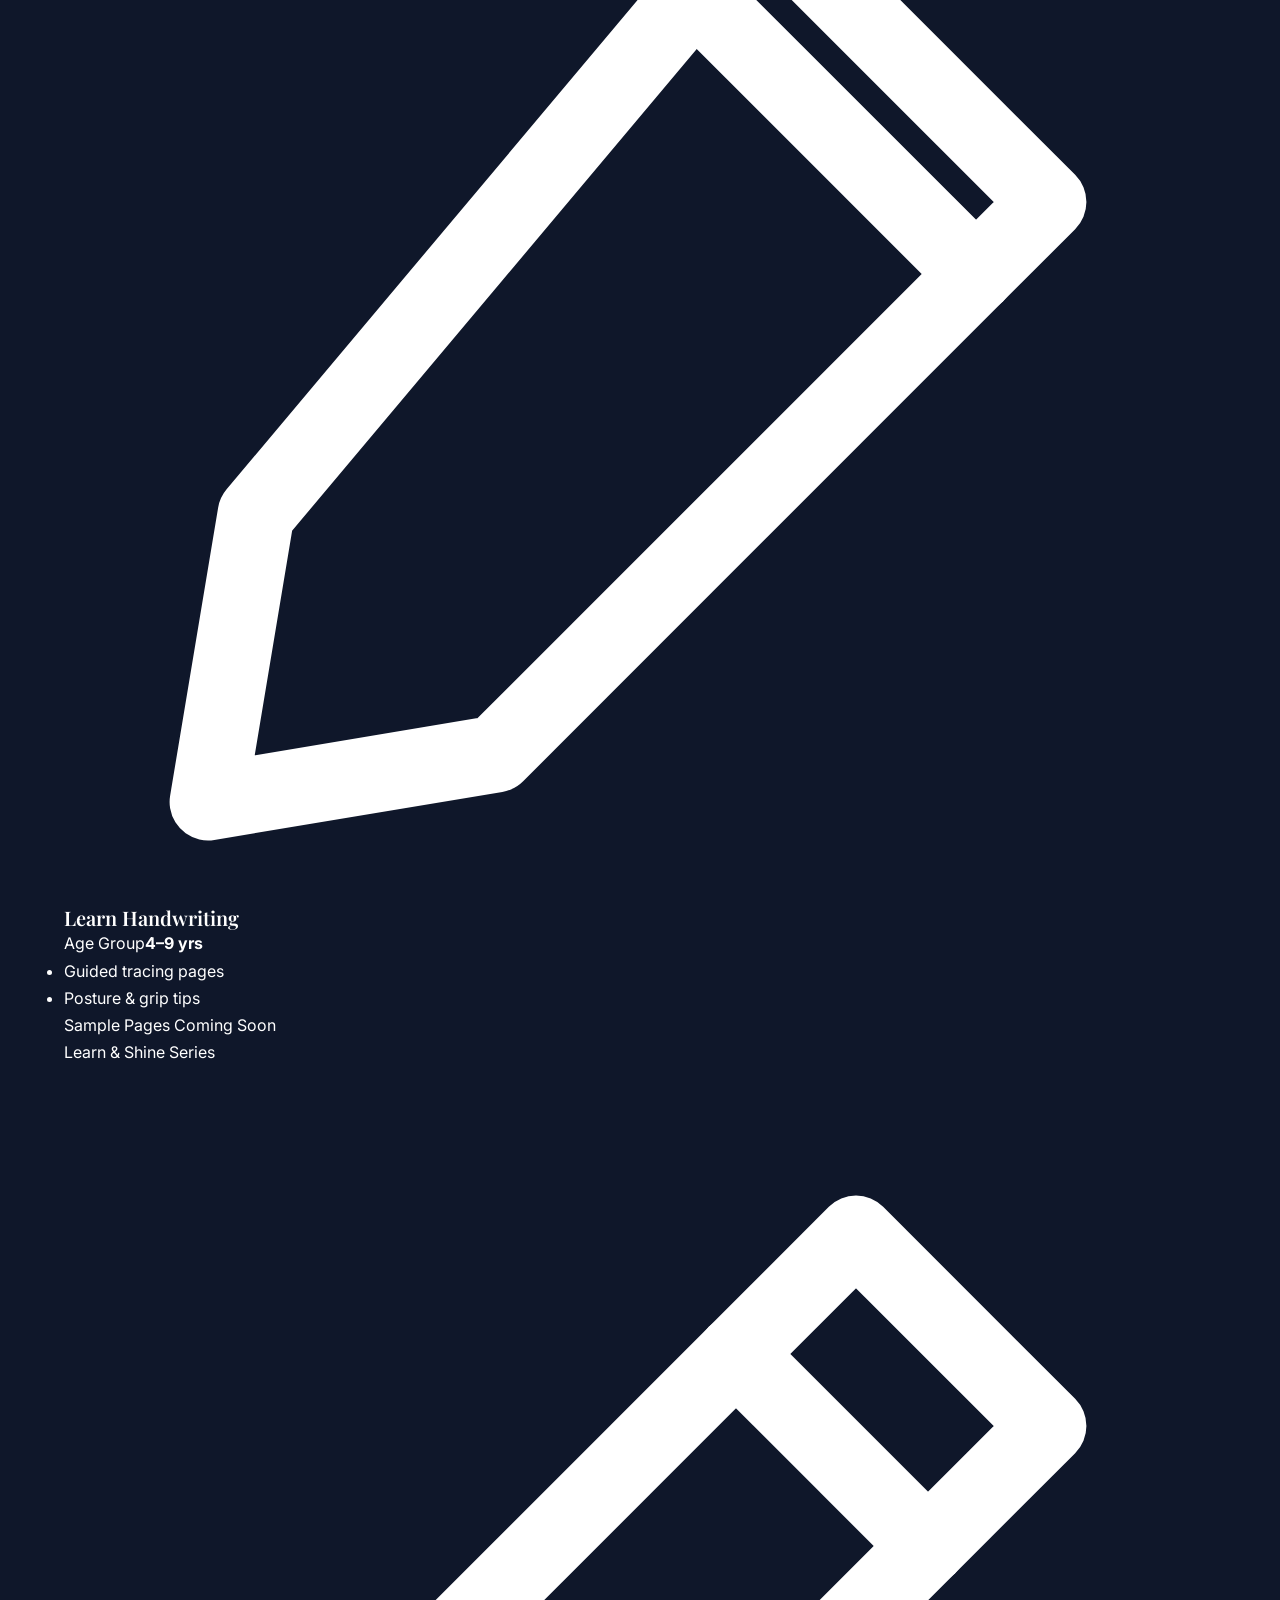
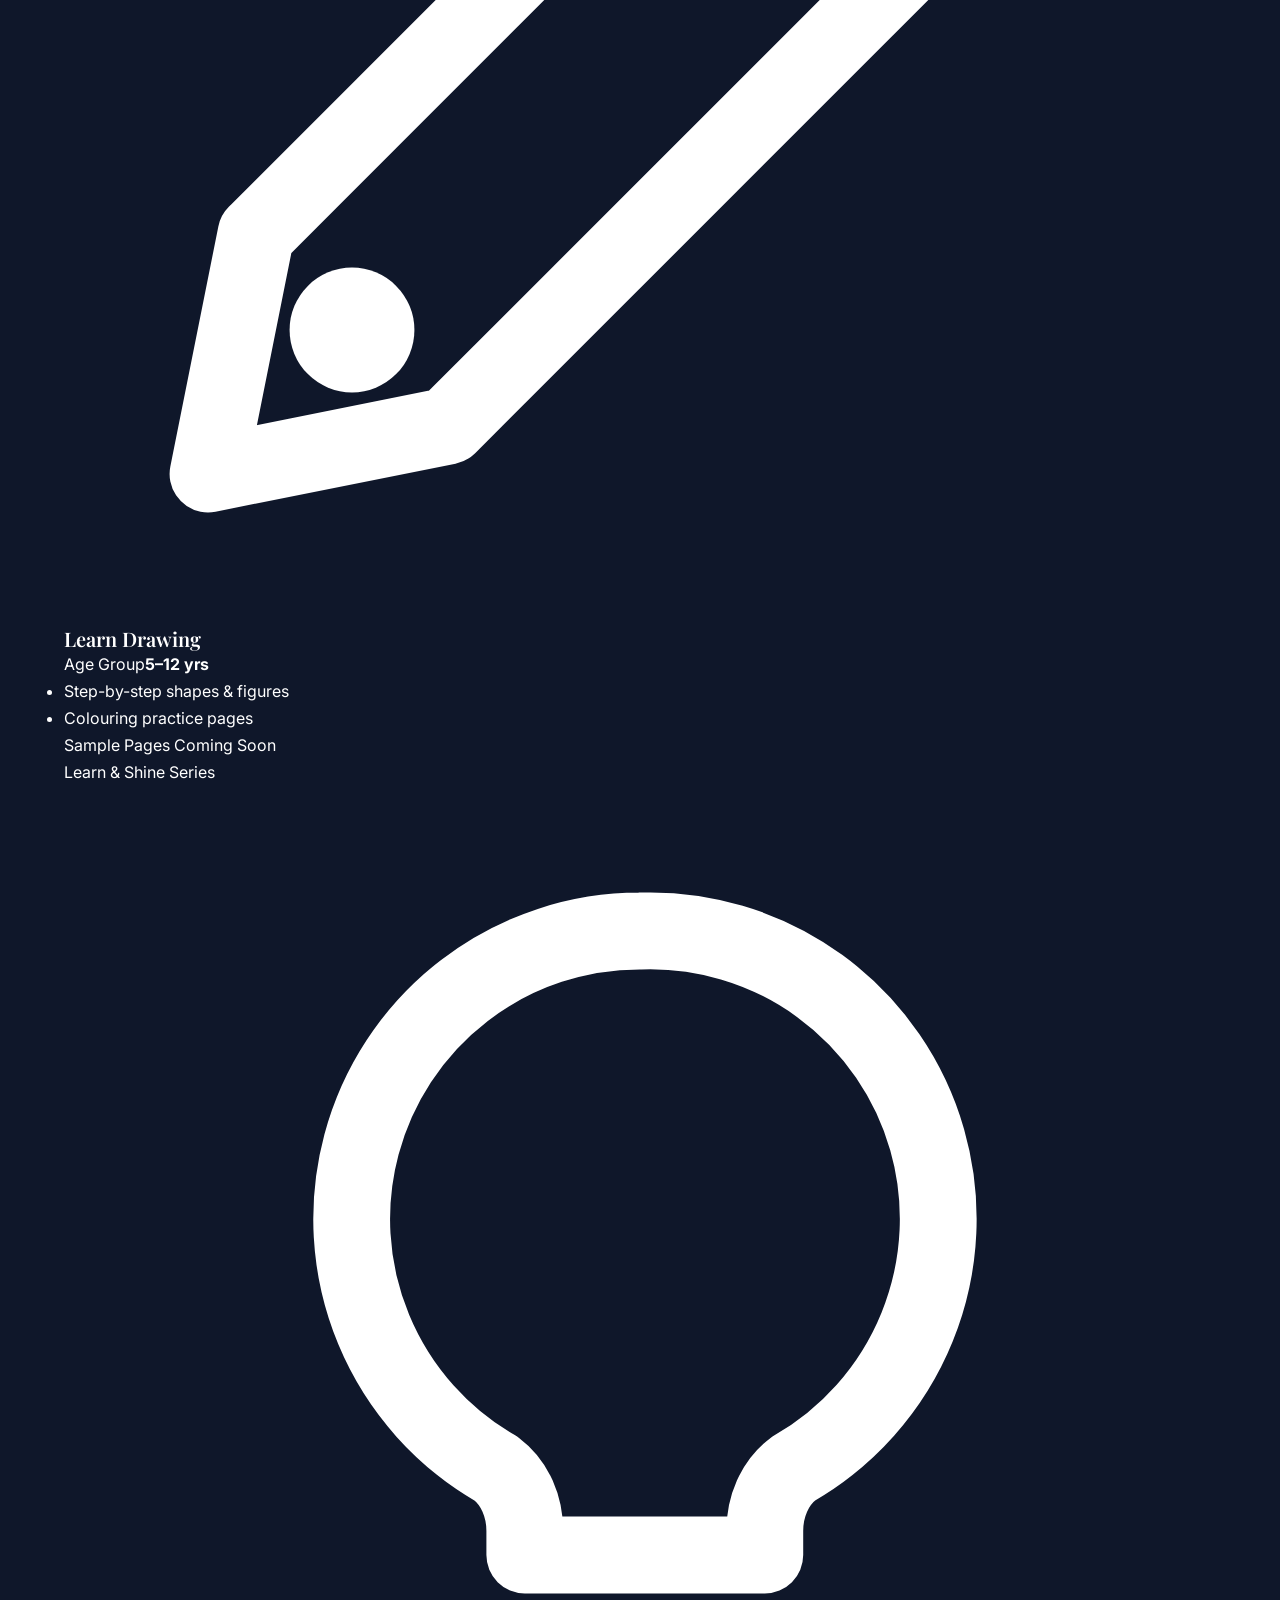
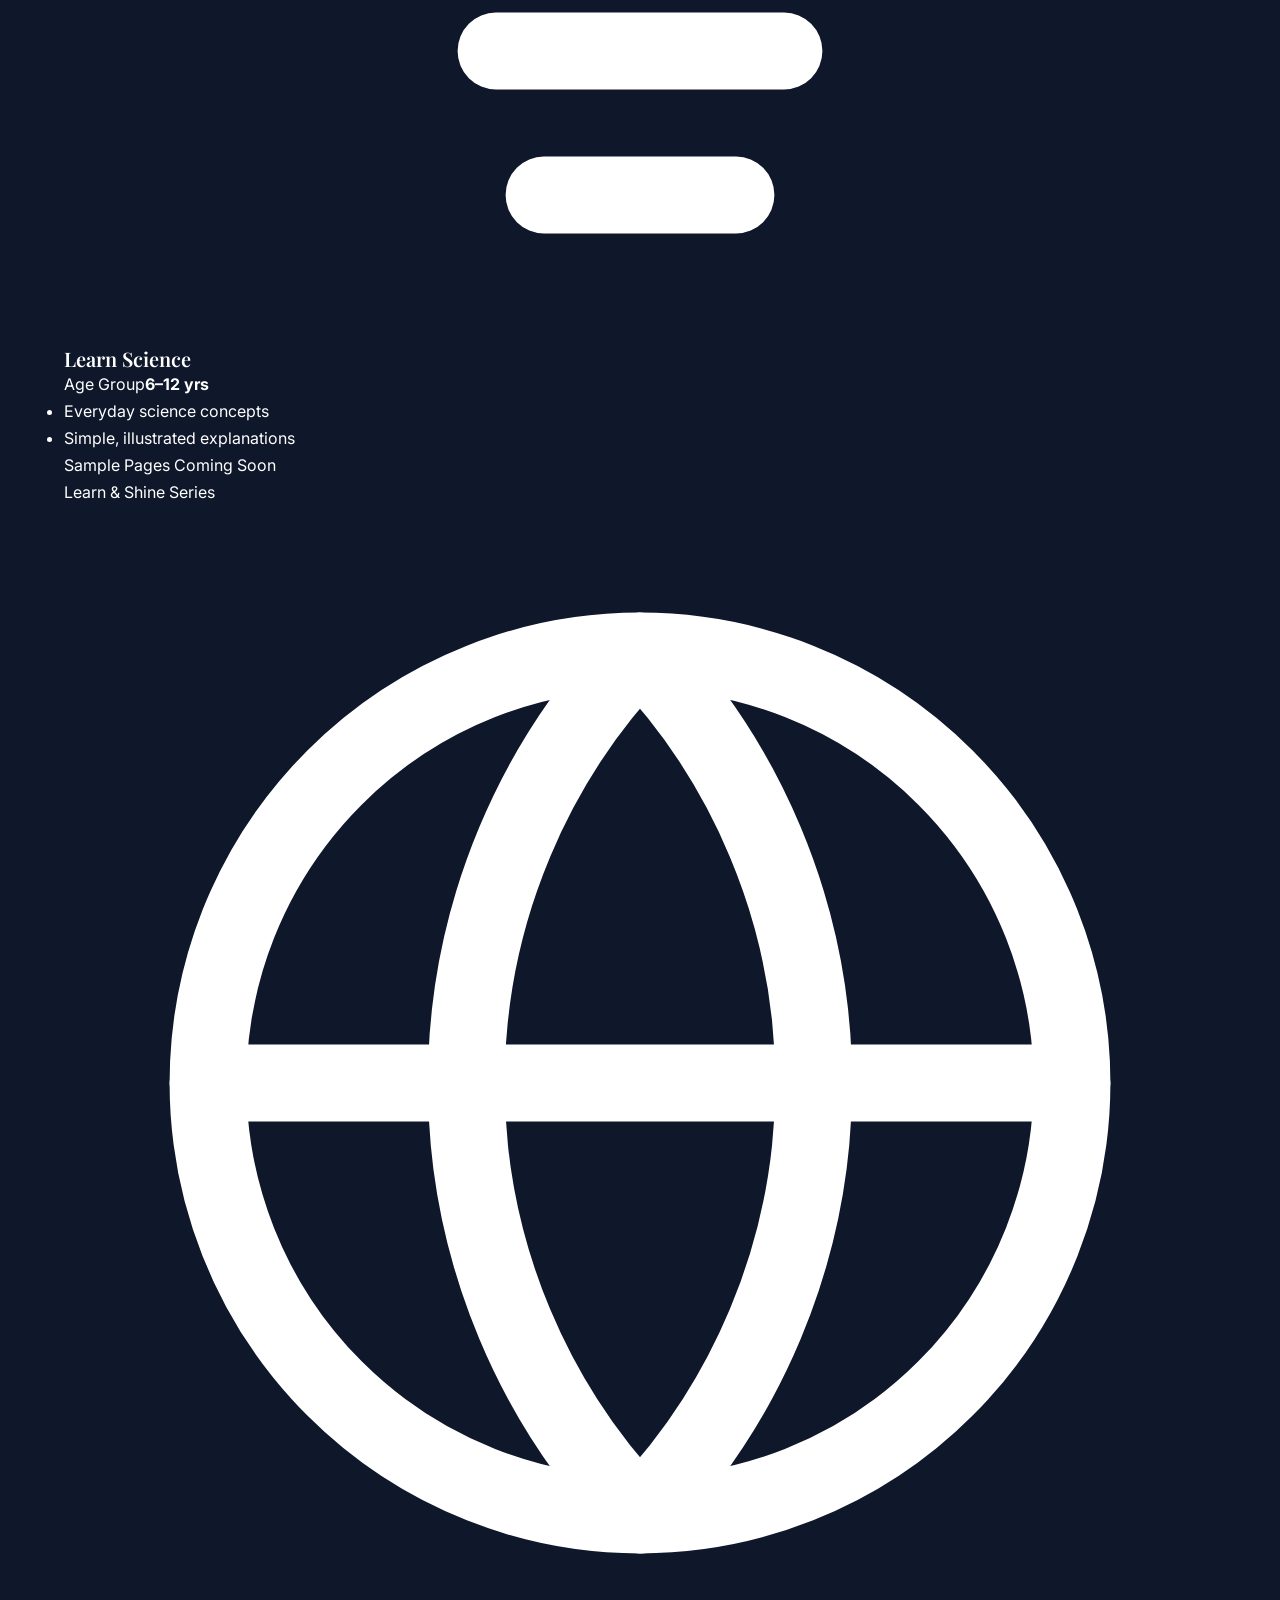
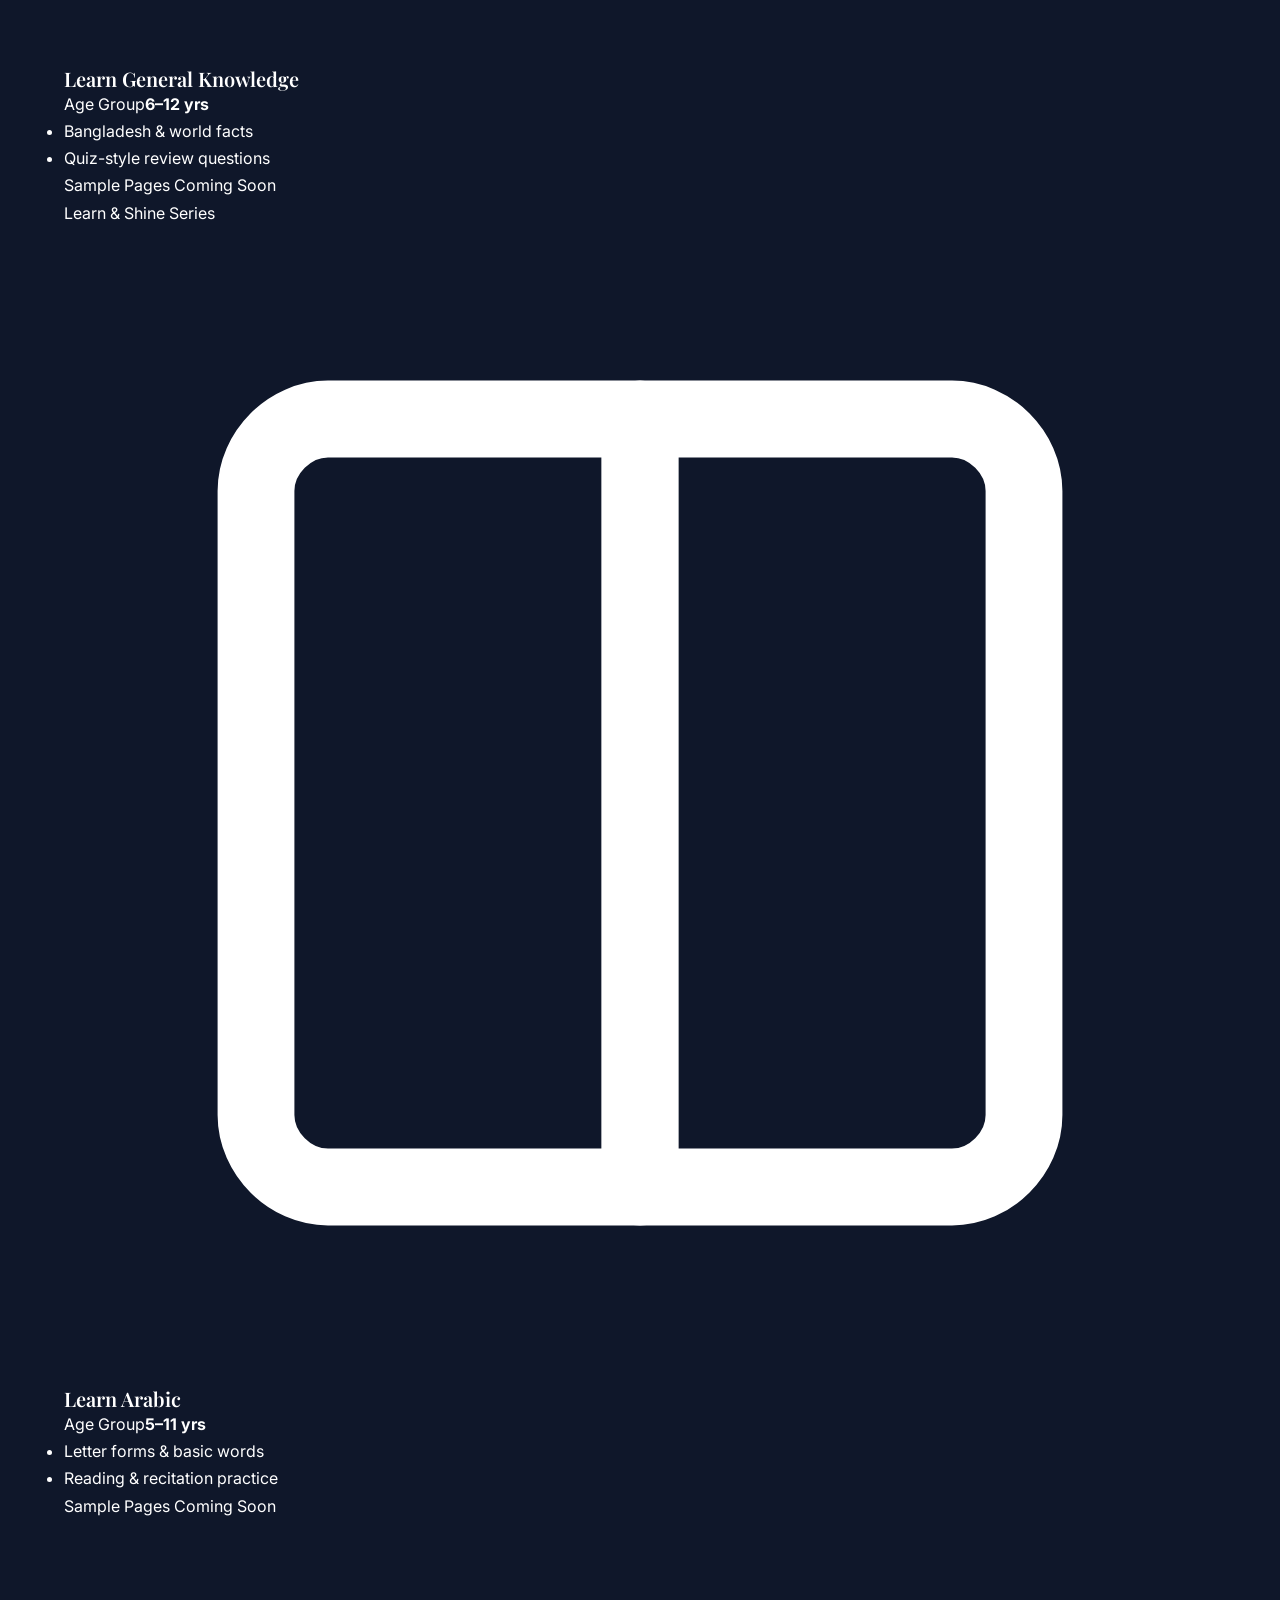
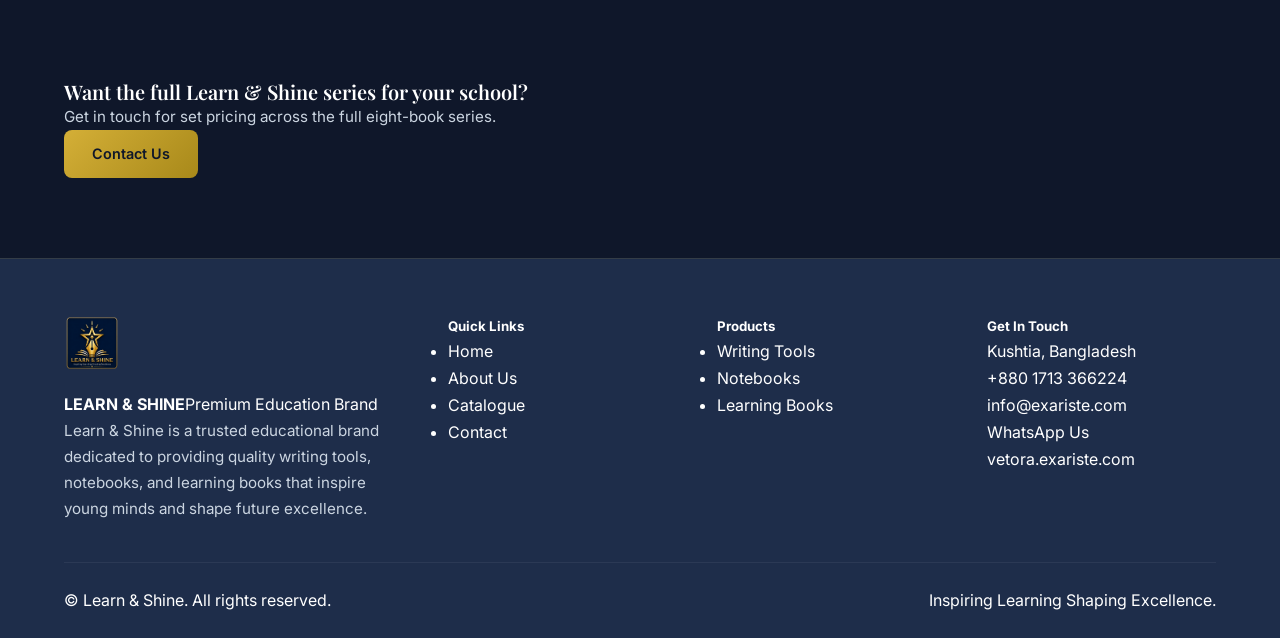
<file: learning-books.html>
<!DOCTYPE html>
<html lang="en">
<head>
<meta charset="UTF-8">
<meta name="viewport" content="width=device-width, initial-scale=1.0">
<title>Learning Books — Learn & Shine</title>
<meta name="description" content="The Learn & Shine learning book series: Bangla, English, Math, Handwriting, Drawing, Science, General Knowledge and Arabic.">
<link rel="icon" type="image/png" href="../assets/images/favicon-32.png">
<link rel="apple-touch-icon" href="../assets/images/favicon-256.png">
<link rel="stylesheet" href="../assets/css/style.css">
</head>
<body>

<a class="skip-link" href="#main">Skip to content</a>

<header>
  <nav class="navbar">
    <div class="nav-inner">
      <a href="../index.html" class="brand">
        <img src="../assets/images/logo.png" alt="Learn & Shine logo" width="42" height="42">
        <span class="brand-text"><strong>Learn &amp; Shine</strong><span>Inspiring · Shaping</span></span>
      </a>
      <button class="nav-toggle" aria-label="Toggle navigation" aria-expanded="false">
        <span></span><span></span><span></span>
      </button>
      <ul class="nav-links">
        <li><a href="../index.html" class="nav-link">Home</a></li>
        <li><a href="../about.html" class="nav-link">About</a></li>
        <li class="has-dropdown">
          <a href="#" class="nav-link active">Products</a>
          <div class="dropdown">
            <a href="writing-tools.html">Writing Tools</a>
            <a href="notebooks.html">Notebooks</a>
            <a href="learning-books.html">Learning Books</a>
          </div>
        </li>
        <li><a href="../catalogue.html" class="nav-link">Catalogue</a></li>
        <li><a href="../contact.html" class="nav-link">Contact</a></li>
      </ul>
      <div class="nav-cta">
        <a href="../catalogue.html" class="btn btn-primary btn-sm">Download Catalogue</a>
      </div>
    </div>
  </nav>
</header>

<main id="main">

  <section class="page-hero">
    <div class="container">
      <span class="eyebrow on-dark"><span class="spark"></span> Learning Books</span>
      <h1>The Learn &amp; Shine Series</h1>
      <p>Eight subjects, one consistent series — built to make studying at home feel just as guided as the classroom.</p>
      <div class="breadcrumb"><a href="../index.html">Home</a><span>/</span><a href="#">Products</a><span>/</span><span>Learning Books</span></div>
    </div>
  </section>

  <section class="pad bg-white">
    <div class="container">
      <div class="section-head left">
        <span class="eyebrow"><span class="spark"></span> 8 Titles</span>
        <h2>Browse the Series</h2>
      </div>

      <div class="book-grid">

        <article class="book-card">
          <div class="book-cover">
            <span class="series-tag">Learn &amp; Shine Series</span>
            <div class="icon-badge outline" style="border-color:var(--gold-soft); color:var(--gold-soft);">
              <svg viewBox="0 0 24 24" fill="none" stroke="currentColor" stroke-width="1.6" stroke-linecap="round" stroke-linejoin="round"><path d="M4 5.5C4 4.7 4.7 4 5.5 4H12v16H5.5C4.7 20 4 19.3 4 18.5z"/><path d="M20 5.5C20 4.7 19.3 4 18.5 4H12v16h6.5c.8 0 1.5-.7 1.5-1.5z"/></svg>
            </div>
            <h3>Learn Bangla</h3>
          </div>
          <div class="book-body">
            <div class="book-meta"><span>Age Group</span><b>5–10 yrs</b></div>
            <ul class="book-features">
              <li><span class="spark"></span> Letter recognition &amp; vocabulary</li>
              <li><span class="spark"></span> Guided reading practice</li>
            </ul>
            <span class="badge-soon"><span class="spark"></span> Sample Pages Coming Soon</span>
          </div>
        </article>

        <article class="book-card">
          <div class="book-cover">
            <span class="series-tag">Learn &amp; Shine Series</span>
            <div class="icon-badge outline" style="border-color:var(--gold-soft); color:var(--gold-soft);">
              <svg viewBox="0 0 24 24" fill="none" stroke="currentColor" stroke-width="1.6" stroke-linecap="round" stroke-linejoin="round"><path d="M4 5.5C4 4.7 4.7 4 5.5 4H12v16H5.5C4.7 20 4 19.3 4 18.5z"/><path d="M20 5.5C20 4.7 19.3 4 18.5 4H12v16h6.5c.8 0 1.5-.7 1.5-1.5z"/></svg>
            </div>
            <h3>Learn English</h3>
          </div>
          <div class="book-body">
            <div class="book-meta"><span>Age Group</span><b>5–10 yrs</b></div>
            <ul class="book-features">
              <li><span class="spark"></span> Alphabet &amp; phonics basics</li>
              <li><span class="spark"></span> Simple words &amp; sentences</li>
            </ul>
            <span class="badge-soon"><span class="spark"></span> Sample Pages Coming Soon</span>
          </div>
        </article>

        <article class="book-card">
          <div class="book-cover">
            <span class="series-tag">Learn &amp; Shine Series</span>
            <div class="icon-badge outline" style="border-color:var(--gold-soft); color:var(--gold-soft);">
              <svg viewBox="0 0 24 24" fill="none" stroke="currentColor" stroke-width="1.6" stroke-linecap="round" stroke-linejoin="round"><path d="M4 5.5C4 4.7 4.7 4 5.5 4H12v16H5.5C4.7 20 4 19.3 4 18.5z"/><path d="M20 5.5C20 4.7 19.3 4 18.5 4H12v16h6.5c.8 0 1.5-.7 1.5-1.5z"/></svg>
            </div>
            <h3>Learn Math</h3>
          </div>
          <div class="book-body">
            <div class="book-meta"><span>Age Group</span><b>5–11 yrs</b></div>
            <ul class="book-features">
              <li><span class="spark"></span> Number sense &amp; counting</li>
              <li><span class="spark"></span> Simple arithmetic practice</li>
            </ul>
            <span class="badge-soon"><span class="spark"></span> Sample Pages Coming Soon</span>
          </div>
        </article>

        <article class="book-card">
          <div class="book-cover">
            <span class="series-tag">Learn &amp; Shine Series</span>
            <div class="icon-badge outline" style="border-color:var(--gold-soft); color:var(--gold-soft);">
              <svg viewBox="0 0 24 24" fill="none" stroke="currentColor" stroke-width="1.6" stroke-linecap="round" stroke-linejoin="round"><path d="M14.5 3.5l6 6L9 21l-6 1 1-6L14.5 3.5z"/><path d="M13 5l6 6"/></svg>
            </div>
            <h3>Learn Handwriting</h3>
          </div>
          <div class="book-body">
            <div class="book-meta"><span>Age Group</span><b>4–9 yrs</b></div>
            <ul class="book-features">
              <li><span class="spark"></span> Guided tracing pages</li>
              <li><span class="spark"></span> Posture &amp; grip tips</li>
            </ul>
            <span class="badge-soon"><span class="spark"></span> Sample Pages Coming Soon</span>
          </div>
        </article>

        <article class="book-card">
          <div class="book-cover">
            <span class="series-tag">Learn &amp; Shine Series</span>
            <div class="icon-badge outline" style="border-color:var(--gold-soft); color:var(--gold-soft);">
              <svg viewBox="0 0 24 24" fill="none" stroke="currentColor" stroke-width="1.6" stroke-linecap="round" stroke-linejoin="round"><path d="M16.5 3.5l4 4L8 20l-5 1 1-5L16.5 3.5z"/><path d="M14 6l4 4"/><circle cx="6" cy="18" r="1.3" fill="currentColor" stroke="none"/></svg>
            </div>
            <h3>Learn Drawing</h3>
          </div>
          <div class="book-body">
            <div class="book-meta"><span>Age Group</span><b>5–12 yrs</b></div>
            <ul class="book-features">
              <li><span class="spark"></span> Step-by-step shapes &amp; figures</li>
              <li><span class="spark"></span> Colouring practice pages</li>
            </ul>
            <span class="badge-soon"><span class="spark"></span> Sample Pages Coming Soon</span>
          </div>
        </article>

        <article class="book-card">
          <div class="book-cover">
            <span class="series-tag">Learn &amp; Shine Series</span>
            <div class="icon-badge outline" style="border-color:var(--gold-soft); color:var(--gold-soft);">
              <svg viewBox="0 0 24 24" fill="none" stroke="currentColor" stroke-width="1.6" stroke-linecap="round" stroke-linejoin="round"><path d="M9 18h6M10 21h4"/><path d="M12 3a6 6 0 0 0-3 11.2c.4.3.6.8.6 1.3v.5h5v-.5c0-.5.2-1 .6-1.3A6 6 0 0 0 12 3z"/></svg>
            </div>
            <h3>Learn Science</h3>
          </div>
          <div class="book-body">
            <div class="book-meta"><span>Age Group</span><b>6–12 yrs</b></div>
            <ul class="book-features">
              <li><span class="spark"></span> Everyday science concepts</li>
              <li><span class="spark"></span> Simple, illustrated explanations</li>
            </ul>
            <span class="badge-soon"><span class="spark"></span> Sample Pages Coming Soon</span>
          </div>
        </article>

        <article class="book-card">
          <div class="book-cover">
            <span class="series-tag">Learn &amp; Shine Series</span>
            <div class="icon-badge outline" style="border-color:var(--gold-soft); color:var(--gold-soft);">
              <svg viewBox="0 0 24 24" fill="none" stroke="currentColor" stroke-width="1.6" stroke-linecap="round" stroke-linejoin="round"><circle cx="12" cy="12" r="9"/><path d="M3 12h18M12 3a13 13 0 0 1 0 18 13 13 0 0 1 0-18z"/></svg>
            </div>
            <h3>Learn General Knowledge</h3>
          </div>
          <div class="book-body">
            <div class="book-meta"><span>Age Group</span><b>6–12 yrs</b></div>
            <ul class="book-features">
              <li><span class="spark"></span> Bangladesh &amp; world facts</li>
              <li><span class="spark"></span> Quiz-style review questions</li>
            </ul>
            <span class="badge-soon"><span class="spark"></span> Sample Pages Coming Soon</span>
          </div>
        </article>

        <article class="book-card">
          <div class="book-cover">
            <span class="series-tag">Learn &amp; Shine Series</span>
            <div class="icon-badge outline" style="border-color:var(--gold-soft); color:var(--gold-soft);">
              <svg viewBox="0 0 24 24" fill="none" stroke="currentColor" stroke-width="1.6" stroke-linecap="round" stroke-linejoin="round"><path d="M4 5.5C4 4.7 4.7 4 5.5 4H12v16H5.5C4.7 20 4 19.3 4 18.5z"/><path d="M20 5.5C20 4.7 19.3 4 18.5 4H12v16h6.5c.8 0 1.5-.7 1.5-1.5z"/></svg>
            </div>
            <h3>Learn Arabic</h3>
          </div>
          <div class="book-body">
            <div class="book-meta"><span>Age Group</span><b>5–11 yrs</b></div>
            <ul class="book-features">
              <li><span class="spark"></span> Letter forms &amp; basic words</li>
              <li><span class="spark"></span> Reading &amp; recitation practice</li>
            </ul>
            <span class="badge-soon"><span class="spark"></span> Sample Pages Coming Soon</span>
          </div>
        </article>

      </div>
    </div>
  </section>

  <section class="pad-sm bg-light">
    <div class="container">
      <div class="cta-banner">
        <div>
          <h3>Want the full Learn &amp; Shine series for your school?</h3>
          <p>Get in touch for set pricing across the full eight-book series.</p>
        </div>
        <a href="../contact.html" class="btn btn-primary">Contact Us</a>
      </div>
    </div>
  </section>

</main>

<footer class="footer">
  <div class="container">
    <div class="footer-grid">
      <div>
        <div class="footer-brand">
          <img src="../assets/images/logo.png" alt="Learn & Shine logo">
          <div><strong>LEARN &amp; SHINE</strong><span>Premium Education Brand</span></div>
        </div>
        <p class="about-blurb">Learn &amp; Shine is a trusted educational brand dedicated to providing quality writing tools, notebooks, and learning books that inspire young minds and shape future excellence.</p>
      </div>
      <div>
        <h5>Quick Links</h5>
        <ul>
          <li><a href="../index.html">Home</a></li>
          <li><a href="../about.html">About Us</a></li>
          <li><a href="../catalogue.html">Catalogue</a></li>
          <li><a href="../contact.html">Contact</a></li>
        </ul>
      </div>
      <div>
        <h5>Products</h5>
        <ul>
          <li><a href="writing-tools.html">Writing Tools</a></li>
          <li><a href="notebooks.html">Notebooks</a></li>
          <li><a href="learning-books.html">Learning Books</a></li>
        </ul>
      </div>
      <div>
        <h5>Get In Touch</h5>
        <div class="contact-line"><span class="spark"></span><span>Kushtia, Bangladesh</span></div>
        <div class="contact-line"><span class="spark"></span><a href="tel:+8801713366224">+880 1713 366224</a></div>
        <div class="contact-line"><span class="spark"></span><a href="mailto:info@exariste.com">info@exariste.com</a></div>
        <div class="contact-line"><span class="spark"></span><a href="https://wa.me/8801713366224" target="_blank" rel="noopener">WhatsApp Us</a></div>
        <div class="contact-line"><span class="spark"></span><a href="https://vetora.exariste.com" target="_blank" rel="noopener">vetora.exariste.com</a></div>
      </div>
    </div>
    <div class="footer-bottom">
      <span>© <span class="js-year"></span> Learn &amp; Shine. All rights reserved.</span>
      <span>Inspiring Learning <span class="spark"></span> Shaping Excellence.</span>
    </div>
  </div>
</footer>

<script src="../assets/js/script.js"></script>
</body>
</html>
</file>
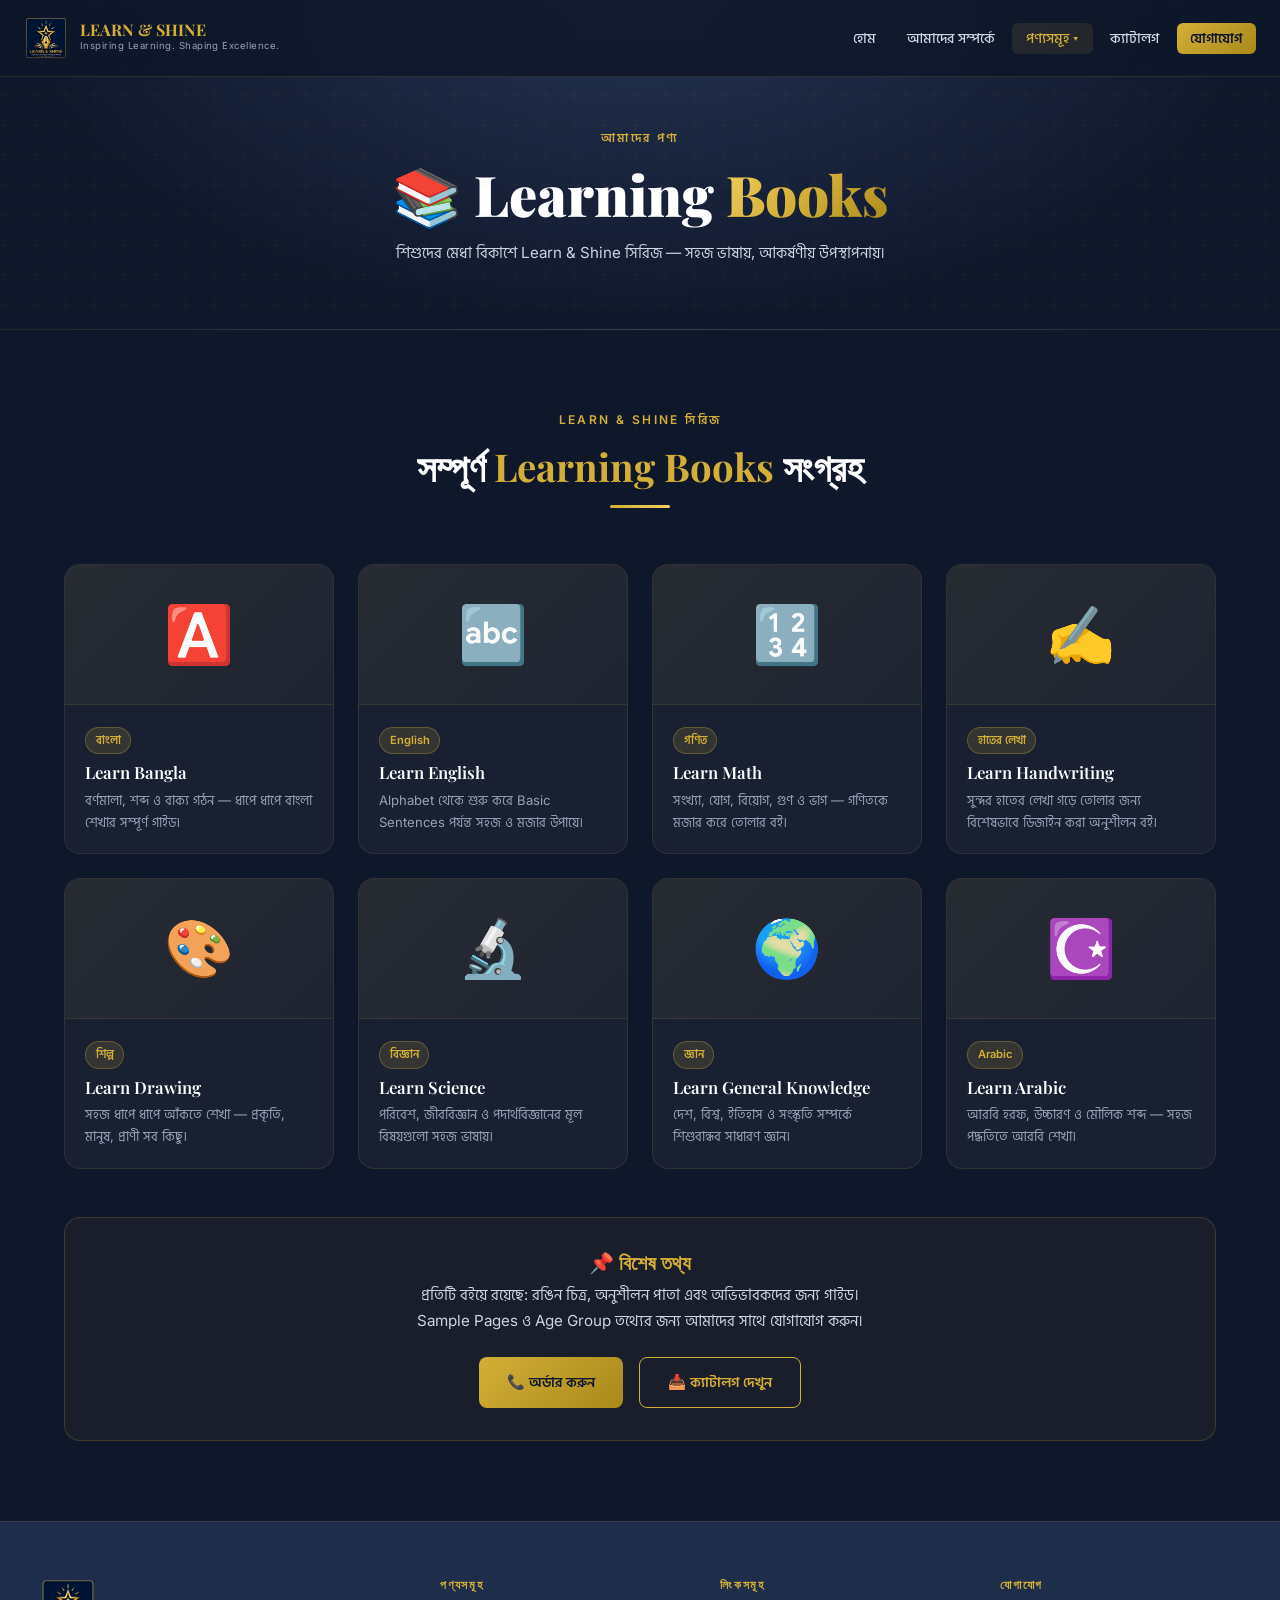
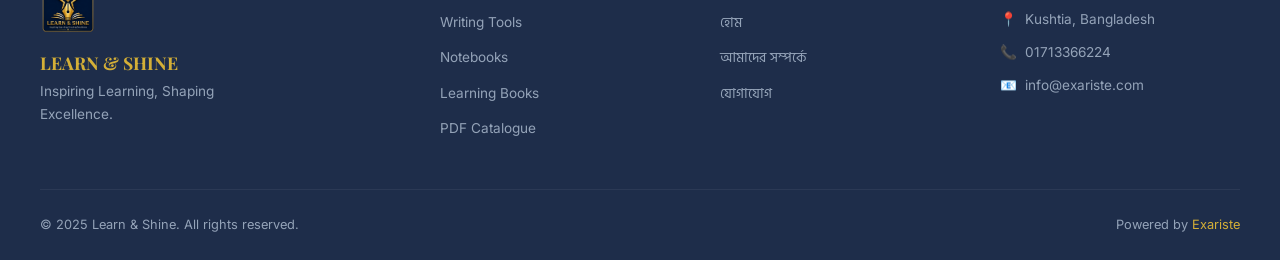
<file: products/learning-books.html>
<!DOCTYPE html>
<html lang="bn">
<head>
  <meta charset="UTF-8" />
  <meta name="viewport" content="width=device-width, initial-scale=1.0" />
  <title>Learning Books — Learn & Shine</title>
  <link rel="icon" href="../assets/images/logo.png" />
  <link rel="stylesheet" href="../assets/css/style.css" />
</head>
<body>

<nav class="navbar">
  <a href="../index.html" class="nav-brand">
    <img src="../assets/images/logo.png" alt="Learn & Shine Logo" />
    <div>
      <div class="nav-brand-name">LEARN &amp; SHINE</div>
      <div class="nav-brand-tagline">Inspiring Learning. Shaping Excellence.</div>
    </div>
  </a>
  <ul class="nav-links">
    <li><a href="../index.html">হোম</a></li>
    <li><a href="../about.html">আমাদের সম্পর্কে</a></li>
    <li class="nav-dropdown">
      <a href="#" class="active">পণ্যসমূহ</a>
      <div class="dropdown-menu">
        <a href="writing-tools.html">✏️ Writing Tools</a>
        <a href="notebooks.html">📒 Notebooks</a>
        <a href="learning-books.html">📚 Learning Books</a>
      </div>
    </li>
    <li><a href="../catalogue.html">ক্যাটালগ</a></li>
    <li><a href="../contact.html" class="nav-cta">যোগাযোগ</a></li>
  </ul>
  <button class="hamburger" aria-label="Menu"><span></span><span></span><span></span></button>
</nav>

<div class="page-hero">
  <span class="section-eyebrow">আমাদের পণ্য</span>
  <h1>📚 Learning <span class="gold-gradient">Books</span></h1>
  <p>শিশুদের মেধা বিকাশে Learn &amp; Shine সিরিজ — সহজ ভাষায়, আকর্ষণীয় উপস্থাপনায়।</p>
</div>

<section>
  <div class="container">
    <div class="section-header">
      <span class="section-eyebrow">Learn &amp; Shine সিরিজ</span>
      <h2>সম্পূর্ণ <span class="gold">Learning Books</span> সংগ্রহ</h2>
      <div class="section-divider"></div>
    </div>
    <div class="product-grid">

      <div class="product-card">
        <div class="product-card-icon">🅰️</div>
        <div class="product-card-body">
          <span class="badge">বাংলা</span>
          <h3>Learn Bangla</h3>
          <p>বর্ণমালা, শব্দ ও বাক্য গঠন — ধাপে ধাপে বাংলা শেখার সম্পূর্ণ গাইড।</p>
        </div>
      </div>

      <div class="product-card">
        <div class="product-card-icon">🔤</div>
        <div class="product-card-body">
          <span class="badge">English</span>
          <h3>Learn English</h3>
          <p>Alphabet থেকে শুরু করে Basic Sentences পর্যন্ত সহজ ও মজার উপায়ে।</p>
        </div>
      </div>

      <div class="product-card">
        <div class="product-card-icon">🔢</div>
        <div class="product-card-body">
          <span class="badge">গণিত</span>
          <h3>Learn Math</h3>
          <p>সংখ্যা, যোগ, বিয়োগ, গুণ ও ভাগ — গণিতকে মজার করে তোলার বই।</p>
        </div>
      </div>

      <div class="product-card">
        <div class="product-card-icon">✍️</div>
        <div class="product-card-body">
          <span class="badge">হাতের লেখা</span>
          <h3>Learn Handwriting</h3>
          <p>সুন্দর হাতের লেখা গড়ে তোলার জন্য বিশেষভাবে ডিজাইন করা অনুশীলন বই।</p>
        </div>
      </div>

      <div class="product-card">
        <div class="product-card-icon">🎨</div>
        <div class="product-card-body">
          <span class="badge">শিল্প</span>
          <h3>Learn Drawing</h3>
          <p>সহজ ধাপে ধাপে আঁকতে শেখা — প্রকৃতি, মানুষ, প্রাণী সব কিছু।</p>
        </div>
      </div>

      <div class="product-card">
        <div class="product-card-icon">🔬</div>
        <div class="product-card-body">
          <span class="badge">বিজ্ঞান</span>
          <h3>Learn Science</h3>
          <p>পরিবেশ, জীববিজ্ঞান ও পদার্থবিজ্ঞানের মূল বিষয়গুলো সহজ ভাষায়।</p>
        </div>
      </div>

      <div class="product-card">
        <div class="product-card-icon">🌍</div>
        <div class="product-card-body">
          <span class="badge">জ্ঞান</span>
          <h3>Learn General Knowledge</h3>
          <p>দেশ, বিশ্ব, ইতিহাস ও সংস্কৃতি সম্পর্কে শিশুবান্ধব সাধারণ জ্ঞান।</p>
        </div>
      </div>

      <div class="product-card">
        <div class="product-card-icon">☪️</div>
        <div class="product-card-body">
          <span class="badge">Arabic</span>
          <h3>Learn Arabic</h3>
          <p>আরবি হরফ, উচ্চারণ ও মৌলিক শব্দ — সহজ পদ্ধতিতে আরবি শেখা।</p>
        </div>
      </div>

    </div>

    <div style="margin-top:3rem; padding:2rem; background:rgba(212,175,55,0.05); border:1px solid rgba(212,175,55,0.2); border-radius:var(--radius); text-align:center;">
      <h3 style="color:var(--gold); margin-bottom:0.5rem;">📌 বিশেষ তথ্য</h3>
      <p>প্রতিটি বইয়ে রয়েছে: রঙিন চিত্র, অনুশীলন পাতা এবং অভিভাবকদের জন্য গাইড।<br/>Sample Pages ও Age Group তথ্যের জন্য আমাদের সাথে যোগাযোগ করুন।</p>
      <div style="display:flex; gap:1rem; justify-content:center; flex-wrap:wrap; margin-top:1.5rem;">
        <a href="../contact.html" class="btn btn-primary">📞 অর্ডার করুন</a>
        <a href="../catalogue.html" class="btn btn-outline">📥 ক্যাটালগ দেখুন</a>
      </div>
    </div>
  </div>
</section>

<footer>
  <div class="footer-grid">
    <div class="footer-brand footer-col">
      <img src="../assets/images/logo.png" alt="Learn & Shine" />
      <div class="nav-brand-name" style="font-family:'Playfair Display',serif; color:var(--gold); font-size:1.1rem;">LEARN &amp; SHINE</div>
      <p>Inspiring Learning, Shaping Excellence.</p>
    </div>
    <div class="footer-col">
      <h4>পণ্যসমূহ</h4>
      <ul>
        <li><a href="writing-tools.html">Writing Tools</a></li>
        <li><a href="notebooks.html">Notebooks</a></li>
        <li><a href="learning-books.html">Learning Books</a></li>
        <li><a href="../catalogue.html">PDF Catalogue</a></li>
      </ul>
    </div>
    <div class="footer-col">
      <h4>লিংকসমূহ</h4>
      <ul>
        <li><a href="../index.html">হোম</a></li>
        <li><a href="../about.html">আমাদের সম্পর্কে</a></li>
        <li><a href="../contact.html">যোগাযোগ</a></li>
      </ul>
    </div>
    <div class="footer-col">
      <h4>যোগাযোগ</h4>
      <div class="footer-contact-item"><span>📍</span><span>Kushtia, Bangladesh</span></div>
      <div class="footer-contact-item"><span>📞</span><span>01713366224</span></div>
      <div class="footer-contact-item"><span>📧</span><span>info@exariste.com</span></div>
    </div>
  </div>
  <div class="footer-bottom">
    <p>© 2025 Learn &amp; Shine. All rights reserved.</p>
    <p>Powered by <a href="https://vetora.exariste.com">Exariste</a></p>
  </div>
</footer>

<button id="backToTop" aria-label="Back to top">↑</button>
<script src="../assets/js/script.js"></script>
</body>
</html>
</file>
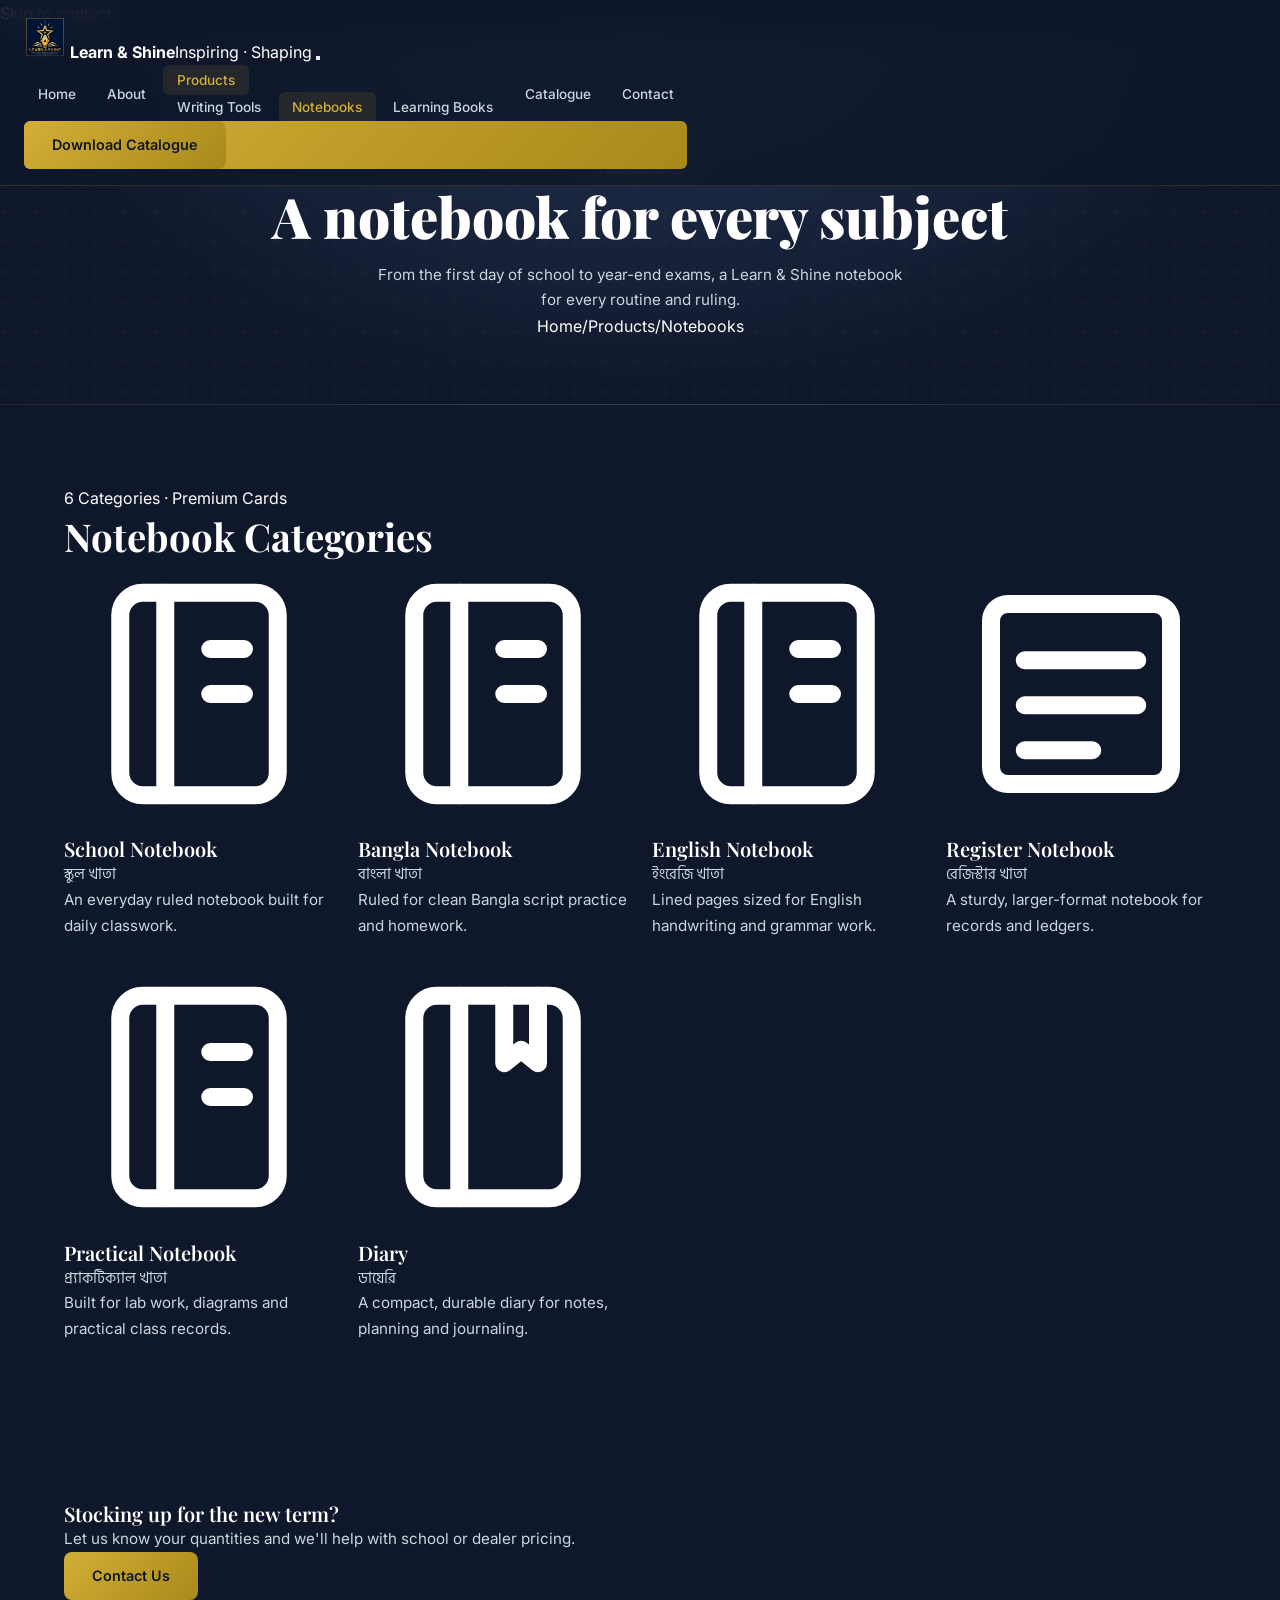
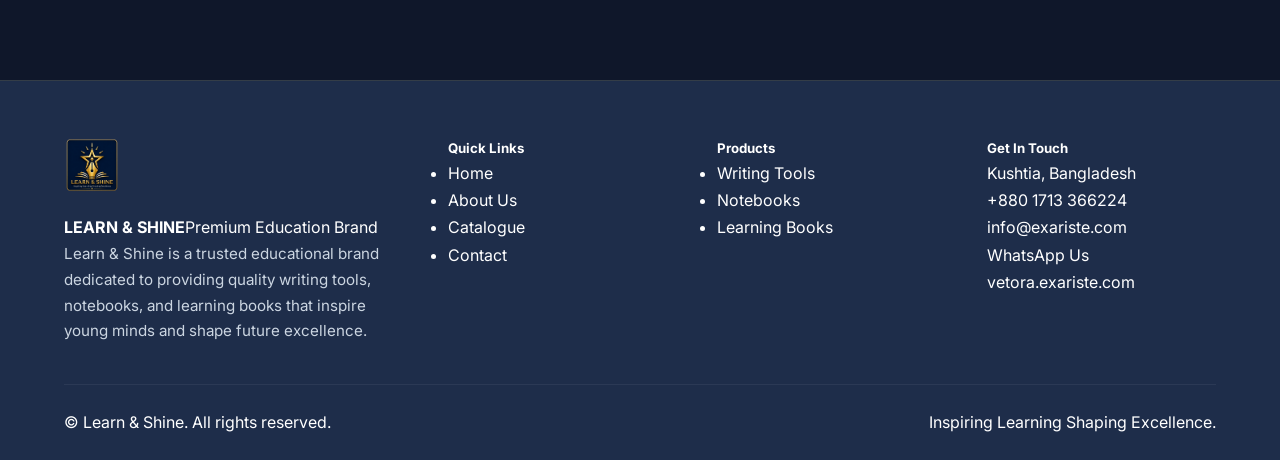
<file: products/notebooks.html>
<!DOCTYPE html>
<html lang="en">
<head>
<meta charset="UTF-8">
<meta name="viewport" content="width=device-width, initial-scale=1.0">
<title>Notebooks — Learn & Shine</title>
<meta name="description" content="School, Bangla, English, register and practical notebooks, plus diaries, from Learn & Shine.">
<link rel="icon" type="image/png" href="../assets/images/favicon-32.png">
<link rel="apple-touch-icon" href="../assets/images/favicon-256.png">
<link rel="stylesheet" href="../assets/css/style.css">
</head>
<body>

<a class="skip-link" href="#main">Skip to content</a>

<header>
  <nav class="navbar">
    <div class="nav-inner">
      <a href="../index.html" class="brand">
        <img src="../assets/images/logo.png" alt="Learn & Shine logo" width="42" height="42">
        <span class="brand-text"><strong>Learn &amp; Shine</strong><span>Inspiring · Shaping</span></span>
      </a>
      <button class="nav-toggle" aria-label="Toggle navigation" aria-expanded="false">
        <span></span><span></span><span></span>
      </button>
      <ul class="nav-links">
        <li><a href="../index.html" class="nav-link">Home</a></li>
        <li><a href="../about.html" class="nav-link">About</a></li>
        <li class="has-dropdown">
          <a href="#" class="nav-link active">Products</a>
          <div class="dropdown">
            <a href="writing-tools.html">Writing Tools</a>
            <a href="notebooks.html">Notebooks</a>
            <a href="learning-books.html">Learning Books</a>
          </div>
        </li>
        <li><a href="../catalogue.html" class="nav-link">Catalogue</a></li>
        <li><a href="../contact.html" class="nav-link">Contact</a></li>
      </ul>
      <div class="nav-cta">
        <a href="../catalogue.html" class="btn btn-primary btn-sm">Download Catalogue</a>
      </div>
    </div>
  </nav>
</header>

<main id="main">

  <section class="page-hero">
    <div class="container">
      <span class="eyebrow on-dark"><span class="spark"></span> Notebooks</span>
      <h1>A notebook for every subject</h1>
      <p>From the first day of school to year-end exams, a Learn &amp; Shine notebook for every routine and ruling.</p>
      <div class="breadcrumb"><a href="../index.html">Home</a><span>/</span><a href="#">Products</a><span>/</span><span>Notebooks</span></div>
    </div>
  </section>

  <section class="pad bg-white">
    <div class="container">
      <div class="section-head left">
        <span class="eyebrow"><span class="spark"></span> 6 Categories · Premium Cards</span>
        <h2>Notebook Categories</h2>
      </div>

      <div class="product-grid cols-3">

        <article class="notebook-card">
          <div class="notebook-cover">
            <div class="icon-badge">
              <svg viewBox="0 0 24 24" fill="none" stroke="currentColor" stroke-width="1.6" stroke-linecap="round" stroke-linejoin="round"><rect x="5" y="3" width="14" height="18" rx="2"/><path d="M9 3v18"/><path d="M13 8h3M13 12h3"/></svg>
            </div>
          </div>
          <div class="notebook-body">
            <h3>School Notebook</h3>
            <p class="bn-name bn">স্কুল খাতা</p>
            <p>An everyday ruled notebook built for daily classwork.</p>
          </div>
        </article>

        <article class="notebook-card">
          <div class="notebook-cover">
            <div class="icon-badge">
              <svg viewBox="0 0 24 24" fill="none" stroke="currentColor" stroke-width="1.6" stroke-linecap="round" stroke-linejoin="round"><rect x="5" y="3" width="14" height="18" rx="2"/><path d="M9 3v18"/><path d="M13 8h3M13 12h3"/></svg>
            </div>
          </div>
          <div class="notebook-body">
            <h3>Bangla Notebook</h3>
            <p class="bn-name bn">বাংলা খাতা</p>
            <p>Ruled for clean Bangla script practice and homework.</p>
          </div>
        </article>

        <article class="notebook-card">
          <div class="notebook-cover">
            <div class="icon-badge">
              <svg viewBox="0 0 24 24" fill="none" stroke="currentColor" stroke-width="1.6" stroke-linecap="round" stroke-linejoin="round"><rect x="5" y="3" width="14" height="18" rx="2"/><path d="M9 3v18"/><path d="M13 8h3M13 12h3"/></svg>
            </div>
          </div>
          <div class="notebook-body">
            <h3>English Notebook</h3>
            <p class="bn-name bn">ইংরেজি খাতা</p>
            <p>Lined pages sized for English handwriting and grammar work.</p>
          </div>
        </article>

        <article class="notebook-card">
          <div class="notebook-cover">
            <div class="icon-badge">
              <svg viewBox="0 0 24 24" fill="none" stroke="currentColor" stroke-width="1.6" stroke-linecap="round" stroke-linejoin="round"><rect x="4" y="4" width="16" height="16" rx="1.5"/><path d="M7 9h10M7 13h10M7 17h6"/></svg>
            </div>
          </div>
          <div class="notebook-body">
            <h3>Register Notebook</h3>
            <p class="bn-name bn">রেজিস্টার খাতা</p>
            <p>A sturdy, larger-format notebook for records and ledgers.</p>
          </div>
        </article>

        <article class="notebook-card">
          <div class="notebook-cover">
            <div class="icon-badge">
              <svg viewBox="0 0 24 24" fill="none" stroke="currentColor" stroke-width="1.6" stroke-linecap="round" stroke-linejoin="round"><rect x="5" y="3" width="14" height="18" rx="2"/><path d="M9 3v18"/><path d="M13 8h3M13 12h3"/></svg>
            </div>
          </div>
          <div class="notebook-body">
            <h3>Practical Notebook</h3>
            <p class="bn-name bn">প্র্যাকটিক্যাল খাতা</p>
            <p>Built for lab work, diagrams and practical class records.</p>
          </div>
        </article>

        <article class="notebook-card">
          <div class="notebook-cover">
            <div class="icon-badge">
              <svg viewBox="0 0 24 24" fill="none" stroke="currentColor" stroke-width="1.6" stroke-linecap="round" stroke-linejoin="round"><rect x="5" y="3" width="14" height="18" rx="2"/><path d="M9 3v18"/><path d="M16 3v6l-1.5-1.2L13 9V3"/></svg>
            </div>
          </div>
          <div class="notebook-body">
            <h3>Diary</h3>
            <p class="bn-name bn">ডায়েরি</p>
            <p>A compact, durable diary for notes, planning and journaling.</p>
          </div>
        </article>

      </div>
    </div>
  </section>

  <section class="pad-sm bg-light">
    <div class="container">
      <div class="cta-banner">
        <div>
          <h3>Stocking up for the new term?</h3>
          <p>Let us know your quantities and we'll help with school or dealer pricing.</p>
        </div>
        <a href="../contact.html" class="btn btn-primary">Contact Us</a>
      </div>
    </div>
  </section>

</main>

<footer class="footer">
  <div class="container">
    <div class="footer-grid">
      <div>
        <div class="footer-brand">
          <img src="../assets/images/logo.png" alt="Learn & Shine logo">
          <div><strong>LEARN &amp; SHINE</strong><span>Premium Education Brand</span></div>
        </div>
        <p class="about-blurb">Learn &amp; Shine is a trusted educational brand dedicated to providing quality writing tools, notebooks, and learning books that inspire young minds and shape future excellence.</p>
      </div>
      <div>
        <h5>Quick Links</h5>
        <ul>
          <li><a href="../index.html">Home</a></li>
          <li><a href="../about.html">About Us</a></li>
          <li><a href="../catalogue.html">Catalogue</a></li>
          <li><a href="../contact.html">Contact</a></li>
        </ul>
      </div>
      <div>
        <h5>Products</h5>
        <ul>
          <li><a href="writing-tools.html">Writing Tools</a></li>
          <li><a href="notebooks.html">Notebooks</a></li>
          <li><a href="learning-books.html">Learning Books</a></li>
        </ul>
      </div>
      <div>
        <h5>Get In Touch</h5>
        <div class="contact-line"><span class="spark"></span><span>Kushtia, Bangladesh</span></div>
        <div class="contact-line"><span class="spark"></span><a href="tel:+8801713366224">+880 1713 366224</a></div>
        <div class="contact-line"><span class="spark"></span><a href="mailto:info@exariste.com">info@exariste.com</a></div>
        <div class="contact-line"><span class="spark"></span><a href="https://wa.me/8801713366224" target="_blank" rel="noopener">WhatsApp Us</a></div>
        <div class="contact-line"><span class="spark"></span><a href="https://vetora.exariste.com" target="_blank" rel="noopener">vetora.exariste.com</a></div>
      </div>
    </div>
    <div class="footer-bottom">
      <span>© <span class="js-year"></span> Learn &amp; Shine. All rights reserved.</span>
      <span>Inspiring Learning <span class="spark"></span> Shaping Excellence.</span>
    </div>
  </div>
</footer>

<script src="../assets/js/script.js"></script>
</body>
</html>
</file>
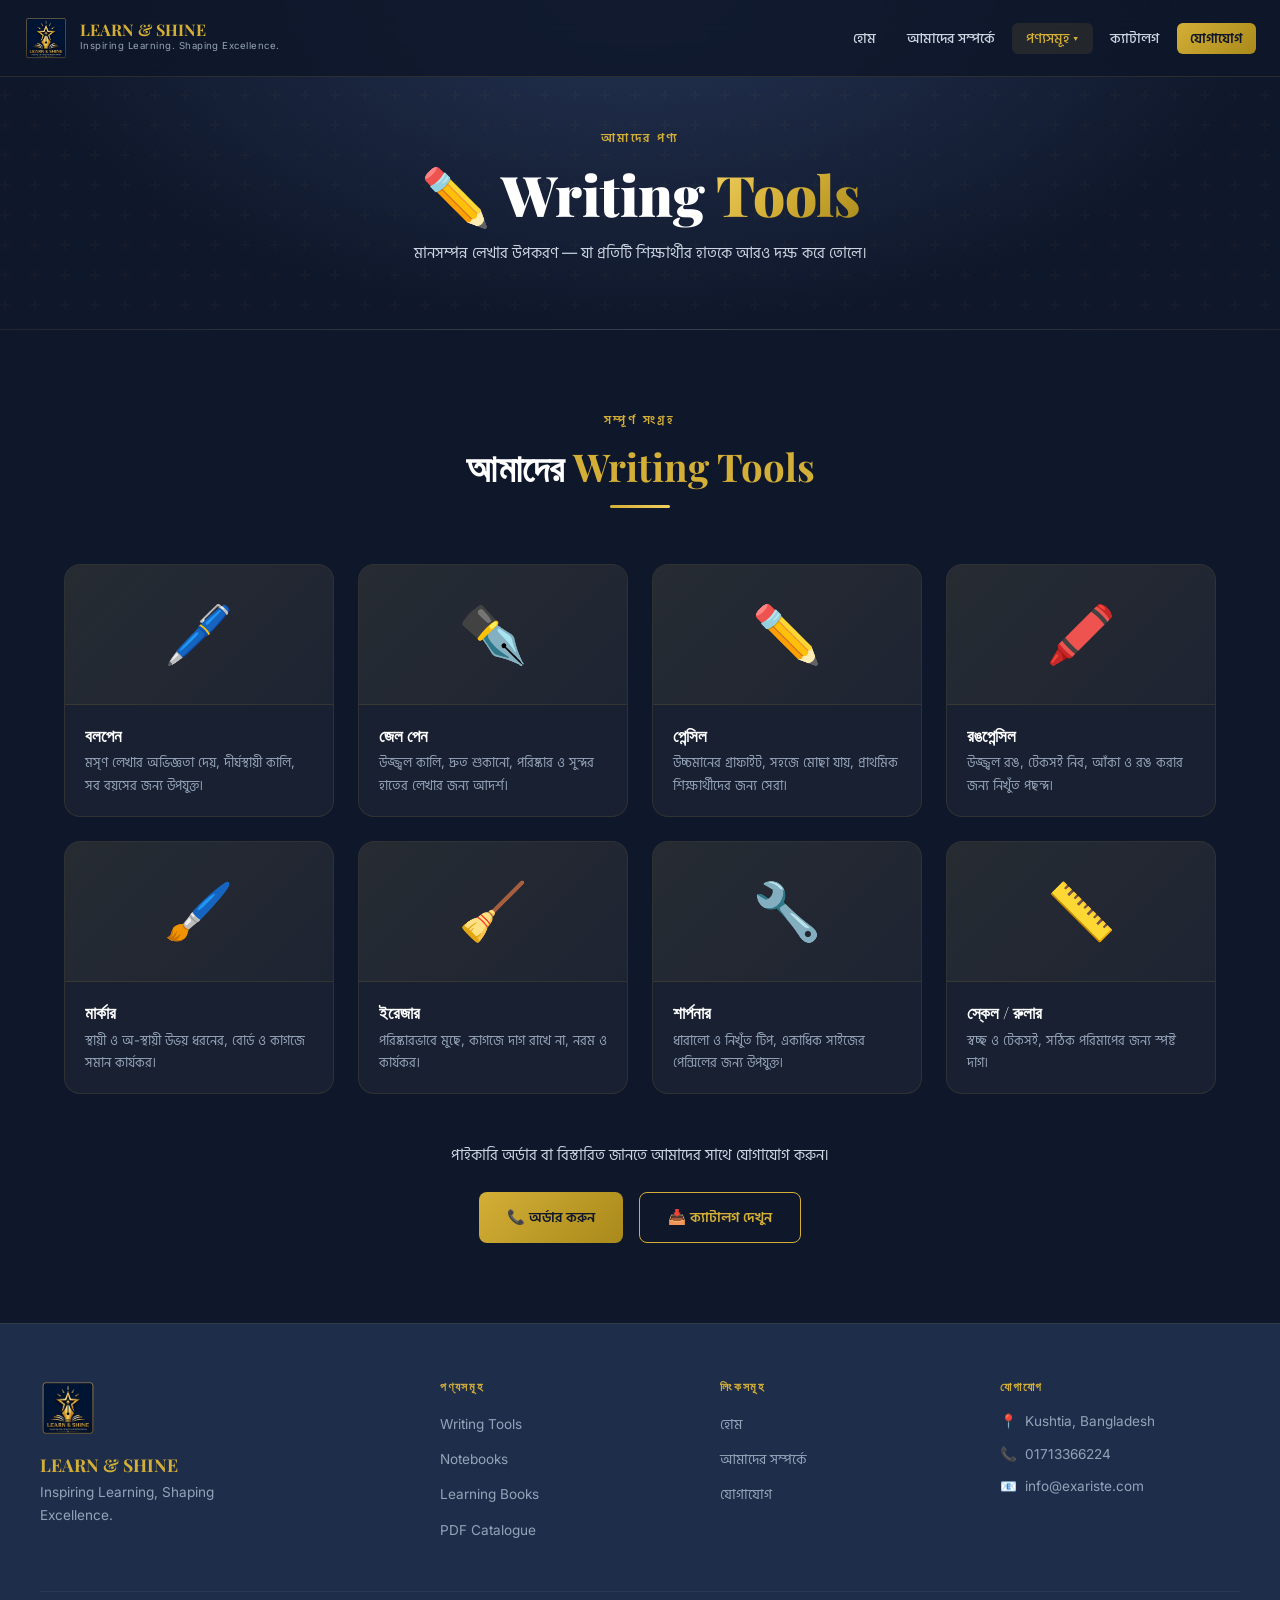
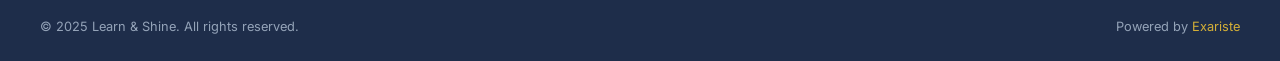
<file: products/writing-tools.html>
<!DOCTYPE html>
<html lang="bn">
<head>
  <meta charset="UTF-8" />
  <meta name="viewport" content="width=device-width, initial-scale=1.0" />
  <title>Writing Tools — Learn & Shine</title>
  <link rel="icon" href="../assets/images/logo.png" />
  <link rel="stylesheet" href="../assets/css/style.css" />
</head>
<body>

<nav class="navbar">
  <a href="../index.html" class="nav-brand">
    <img src="../assets/images/logo.png" alt="Learn & Shine Logo" />
    <div>
      <div class="nav-brand-name">LEARN &amp; SHINE</div>
      <div class="nav-brand-tagline">Inspiring Learning. Shaping Excellence.</div>
    </div>
  </a>
  <ul class="nav-links">
    <li><a href="../index.html">হোম</a></li>
    <li><a href="../about.html">আমাদের সম্পর্কে</a></li>
    <li class="nav-dropdown">
      <a href="#" class="active">পণ্যসমূহ</a>
      <div class="dropdown-menu">
        <a href="writing-tools.html">✏️ Writing Tools</a>
        <a href="notebooks.html">📒 Notebooks</a>
        <a href="learning-books.html">📚 Learning Books</a>
      </div>
    </li>
    <li><a href="../catalogue.html">ক্যাটালগ</a></li>
    <li><a href="../contact.html" class="nav-cta">যোগাযোগ</a></li>
  </ul>
  <button class="hamburger" aria-label="Menu"><span></span><span></span><span></span></button>
</nav>

<div class="page-hero">
  <span class="section-eyebrow">আমাদের পণ্য</span>
  <h1>✏️ Writing <span class="gold-gradient">Tools</span></h1>
  <p>মানসম্পন্ন লেখার উপকরণ — যা প্রতিটি শিক্ষার্থীর হাতকে আরও দক্ষ করে তোলে।</p>
</div>

<section>
  <div class="container">
    <div class="section-header">
      <span class="section-eyebrow">সম্পূর্ণ সংগ্রহ</span>
      <h2>আমাদের <span class="gold">Writing Tools</span></h2>
      <div class="section-divider"></div>
    </div>
    <div class="product-grid">

      <div class="product-card">
        <div class="product-card-icon">🖊️</div>
        <div class="product-card-body">
          <h3>বলপেন</h3>
          <p>মসৃণ লেখার অভিজ্ঞতা দেয়, দীর্ঘস্থায়ী কালি, সব বয়সের জন্য উপযুক্ত।</p>
        </div>
      </div>

      <div class="product-card">
        <div class="product-card-icon">✒️</div>
        <div class="product-card-body">
          <h3>জেল পেন</h3>
          <p>উজ্জ্বল কালি, দ্রুত শুকানো, পরিষ্কার ও সুন্দর হাতের লেখার জন্য আদর্শ।</p>
        </div>
      </div>

      <div class="product-card">
        <div class="product-card-icon">✏️</div>
        <div class="product-card-body">
          <h3>পেন্সিল</h3>
          <p>উচ্চমানের গ্রাফাইট, সহজে মোছা যায়, প্রাথমিক শিক্ষার্থীদের জন্য সেরা।</p>
        </div>
      </div>

      <div class="product-card">
        <div class="product-card-icon">🖍️</div>
        <div class="product-card-body">
          <h3>রঙপেন্সিল</h3>
          <p>উজ্জ্বল রঙ, টেকসই নিব, আঁকা ও রঙ করার জন্য নিখুঁত পছন্দ।</p>
        </div>
      </div>

      <div class="product-card">
        <div class="product-card-icon">🖌️</div>
        <div class="product-card-body">
          <h3>মার্কার</h3>
          <p>স্থায়ী ও অ-স্থায়ী উভয় ধরনের, বোর্ড ও কাগজে সমান কার্যকর।</p>
        </div>
      </div>

      <div class="product-card">
        <div class="product-card-icon">🧹</div>
        <div class="product-card-body">
          <h3>ইরেজার</h3>
          <p>পরিষ্কারভাবে মুছে, কাগজে দাগ রাখে না, নরম ও কার্যকর।</p>
        </div>
      </div>

      <div class="product-card">
        <div class="product-card-icon">🔧</div>
        <div class="product-card-body">
          <h3>শার্পনার</h3>
          <p>ধারালো ও নিখুঁত টিপ, একাধিক সাইজের পেন্সিলের জন্য উপযুক্ত।</p>
        </div>
      </div>

      <div class="product-card">
        <div class="product-card-icon">📏</div>
        <div class="product-card-body">
          <h3>স্কেল / রুলার</h3>
          <p>স্বচ্ছ ও টেকসই, সঠিক পরিমাপের জন্য স্পষ্ট দাগ।</p>
        </div>
      </div>

    </div>

    <div style="text-align:center; margin-top:3rem;">
      <p style="margin-bottom:1.5rem;">পাইকারি অর্ডার বা বিস্তারিত জানতে আমাদের সাথে যোগাযোগ করুন।</p>
      <div style="display:flex; gap:1rem; justify-content:center; flex-wrap:wrap;">
        <a href="../contact.html" class="btn btn-primary">📞 অর্ডার করুন</a>
        <a href="../catalogue.html" class="btn btn-outline">📥 ক্যাটালগ দেখুন</a>
      </div>
    </div>
  </div>
</section>

<footer>
  <div class="footer-grid">
    <div class="footer-brand footer-col">
      <img src="../assets/images/logo.png" alt="Learn & Shine" />
      <div class="nav-brand-name" style="font-family:'Playfair Display',serif; color:var(--gold); font-size:1.1rem;">LEARN &amp; SHINE</div>
      <p>Inspiring Learning, Shaping Excellence.</p>
    </div>
    <div class="footer-col">
      <h4>পণ্যসমূহ</h4>
      <ul>
        <li><a href="writing-tools.html">Writing Tools</a></li>
        <li><a href="notebooks.html">Notebooks</a></li>
        <li><a href="learning-books.html">Learning Books</a></li>
        <li><a href="../catalogue.html">PDF Catalogue</a></li>
      </ul>
    </div>
    <div class="footer-col">
      <h4>লিংকসমূহ</h4>
      <ul>
        <li><a href="../index.html">হোম</a></li>
        <li><a href="../about.html">আমাদের সম্পর্কে</a></li>
        <li><a href="../contact.html">যোগাযোগ</a></li>
      </ul>
    </div>
    <div class="footer-col">
      <h4>যোগাযোগ</h4>
      <div class="footer-contact-item"><span>📍</span><span>Kushtia, Bangladesh</span></div>
      <div class="footer-contact-item"><span>📞</span><span>01713366224</span></div>
      <div class="footer-contact-item"><span>📧</span><span>info@exariste.com</span></div>
    </div>
  </div>
  <div class="footer-bottom">
    <p>© 2025 Learn &amp; Shine. All rights reserved.</p>
    <p>Powered by <a href="https://vetora.exariste.com">Exariste</a></p>
  </div>
</footer>

<button id="backToTop" aria-label="Back to top">↑</button>
<script src="../assets/js/script.js"></script>
</body>
</html>
</file>
<file: assets/css/style.css>
@import url('https://fonts.googleapis.com/css2?family=Playfair+Display:wght@400;600;700;900&family=Inter:wght@300;400;500;600&family=Hind+Siliguri:wght@300;400;500;600;700&display=swap');

:root {
  --gold: #D4AF37;
  --gold-light: #F0D060;
  --gold-dark: #A8891A;
  --navy: #0F172A;
  --navy-mid: #1E2D4A;
  --navy-light: #243352;
  --white: #FFFFFF;
  --gray-light: #F8FAFC;
  --gray-mid: #E2E8F0;
  --gray-text: #94A3B8;
  --text-body: #CBD5E1;
  --radius: 16px;
  --radius-sm: 8px;
  --shadow: 0 8px 32px rgba(0,0,0,0.3);
  --shadow-gold: 0 4px 24px rgba(212,175,55,0.2);
  --transition: all 0.3s ease;
}

*, *::before, *::after { box-sizing: border-box; margin: 0; padding: 0; }
html { scroll-behavior: smooth; }
body {
  font-family: 'Inter', 'Hind Siliguri', sans-serif;
  background-color: var(--navy);
  color: var(--white);
  line-height: 1.7;
  min-height: 100vh;
}

h1, h2, h3, h4 { font-family: 'Playfair Display', serif; line-height: 1.2; }
h1 { font-size: clamp(2rem, 5vw, 3.5rem); font-weight: 900; }
h2 { font-size: clamp(1.6rem, 3vw, 2.4rem); font-weight: 700; }
h3 { font-size: 1.25rem; font-weight: 600; }
p { color: var(--text-body); font-size: 0.95rem; }
a { text-decoration: none; color: inherit; }

.gold { color: var(--gold); }
.gold-gradient {
  background: linear-gradient(135deg, var(--gold-light), var(--gold), var(--gold-dark));
  -webkit-background-clip: text;
  -webkit-text-fill-color: transparent;
  background-clip: text;
}

.section-eyebrow {
  font-size: 0.75rem; font-weight: 600; letter-spacing: 0.2em;
  text-transform: uppercase; color: var(--gold); display: block; margin-bottom: 0.75rem;
}

.container { max-width: 1200px; margin: 0 auto; padding: 0 1.5rem; }

/* NAVBAR */
.navbar {
  position: fixed; top: 0; left: 0; right: 0; z-index: 1000;
  padding: 1rem 1.5rem;
  display: flex; align-items: center; justify-content: space-between;
  background: rgba(15, 23, 42, 0.85);
  backdrop-filter: blur(16px);
  border-bottom: 1px solid rgba(212,175,55,0.15);
  transition: var(--transition);
}
.navbar.scrolled { padding: 0.6rem 1.5rem; background: rgba(15,23,42,0.98); }

.nav-brand { display: flex; align-items: center; gap: 0.75rem; }
.nav-brand img { width: 44px; height: 44px; border-radius: 8px; object-fit: contain; }
.nav-brand-name { font-family: 'Playfair Display', serif; font-size: 1rem; font-weight: 700; color: var(--gold); line-height: 1; }
.nav-brand-tagline { font-size: 0.6rem; color: var(--gray-text); letter-spacing: 0.05em; }

.nav-links { display: flex; align-items: center; gap: 0.25rem; list-style: none; }
.nav-links a { padding: 0.45rem 0.85rem; border-radius: 6px; font-size: 0.85rem; font-weight: 500; color: var(--text-body); transition: var(--transition); }
.nav-links a:hover, .nav-links a.active { color: var(--gold); background: rgba(212,175,55,0.1); }

.nav-dropdown { position: relative; }
.nav-dropdown > a::after { content: ' ▾'; font-size: 0.7rem; }
.dropdown-menu {
  display: none; position: absolute; top: calc(100% + 0.5rem); left: 0;
  background: var(--navy-mid); border: 1px solid rgba(212,175,55,0.2);
  border-radius: var(--radius-sm); padding: 0.5rem; min-width: 190px; box-shadow: var(--shadow);
}
.nav-dropdown:hover .dropdown-menu { display: block; }
.dropdown-menu a { display: block; padding: 0.5rem 0.75rem; font-size: 0.83rem; border-radius: 4px; color: var(--text-body); }
.dropdown-menu a:hover { color: var(--gold); background: rgba(212,175,55,0.08); }

.nav-cta { background: linear-gradient(135deg, var(--gold), var(--gold-dark)) !important; color: var(--navy) !important; font-weight: 600 !important; border-radius: 6px; }
.nav-cta:hover { opacity: 0.9; transform: translateY(-1px); }

.hamburger { display: none; flex-direction: column; gap: 5px; cursor: pointer; background: none; border: none; padding: 0.25rem; }
.hamburger span { width: 24px; height: 2px; background: var(--gold); border-radius: 2px; transition: var(--transition); display: block; }
.hamburger.open span:nth-child(1) { transform: rotate(45deg) translate(5px, 5px); }
.hamburger.open span:nth-child(2) { opacity: 0; }
.hamburger.open span:nth-child(3) { transform: rotate(-45deg) translate(5px, -5px); }

@media (max-width: 768px) {
  .hamburger { display: flex; }
  .nav-links {
    display: none; position: fixed; top: 70px; left: 0; right: 0;
    background: var(--navy-mid); flex-direction: column; padding: 1.5rem; gap: 0.5rem;
    border-bottom: 1px solid rgba(212,175,55,0.15);
  }
  .nav-links.open { display: flex; }
  .nav-links a { padding: 0.75rem 1rem; width: 100%; }
  .dropdown-menu { position: static; box-shadow: none; border: none; background: rgba(212,175,55,0.05); }
}

/* PAGE HERO */
.page-hero {
  padding: 8rem 1.5rem 4rem; text-align: center;
  background: radial-gradient(ellipse at top, var(--navy-light) 0%, var(--navy) 70%);
  border-bottom: 1px solid rgba(212,175,55,0.1);
  position: relative; overflow: hidden;
}
.page-hero::before {
  content: ''; position: absolute; inset: 0;
  background: url("data:image/svg+xml,%3Csvg width='60' height='60' viewBox='0 0 60 60' xmlns='http://www.w3.org/2000/svg'%3E%3Cg fill='none'%3E%3Cg fill='%23D4AF37' fill-opacity='0.03'%3E%3Cpath d='M36 34v-4h-2v4h-4v2h4v4h2v-4h4v-2h-4zm0-30V0h-2v4h-4v2h4v4h2V6h4V4h-4zM6 34v-4H4v4H0v2h4v4h2v-4h4v-2H6zM6 4V0H4v4H0v2h4v4h2V6h4V4H6z'/%3E%3C/g%3E%3C/g%3E%3C/svg%3E");
}
.page-hero h1 { margin-bottom: 0.75rem; }
.page-hero p { max-width: 540px; margin: 0 auto; }

/* SECTIONS */
section { padding: 5rem 1.5rem; }
.section-header { text-align: center; margin-bottom: 3.5rem; }
.section-header h2 { margin-bottom: 0.75rem; }
.section-divider { width: 60px; height: 3px; background: linear-gradient(90deg, var(--gold), var(--gold-light)); border-radius: 2px; margin: 1rem auto 0; }

/* GLASS CARD */
.glass-card { background: rgba(255,255,255,0.04); backdrop-filter: blur(12px); border: 1px solid rgba(212,175,55,0.15); border-radius: var(--radius); padding: 2rem; transition: var(--transition); }
.glass-card:hover { border-color: rgba(212,175,55,0.35); transform: translateY(-4px); box-shadow: var(--shadow-gold); }

/* PRODUCT CARD */
.product-grid { display: grid; grid-template-columns: repeat(auto-fill, minmax(220px, 1fr)); gap: 1.5rem; }
.product-card { background: rgba(255,255,255,0.04); border: 1px solid rgba(212,175,55,0.12); border-radius: var(--radius); overflow: hidden; transition: var(--transition); }
.product-card:hover { border-color: rgba(212,175,55,0.4); transform: translateY(-6px); box-shadow: 0 12px 40px rgba(212,175,55,0.15); }
.product-card-icon { height: 140px; display: flex; align-items: center; justify-content: center; font-size: 3.5rem; background: linear-gradient(135deg, rgba(212,175,55,0.08), rgba(212,175,55,0.03)); border-bottom: 1px solid rgba(212,175,55,0.1); }
.product-card-body { padding: 1.25rem; }
.product-card-body h3 { font-size: 1.05rem; margin-bottom: 0.4rem; }
.product-card-body p { font-size: 0.82rem; color: var(--gray-text); }

.badge { display: inline-block; font-size: 0.7rem; font-weight: 600; padding: 0.2rem 0.6rem; border-radius: 20px; background: rgba(212,175,55,0.15); color: var(--gold); border: 1px solid rgba(212,175,55,0.3); margin-bottom: 0.5rem; }

/* BUTTONS */
.btn { display: inline-flex; align-items: center; gap: 0.5rem; padding: 0.75rem 1.75rem; border-radius: var(--radius-sm); font-size: 0.9rem; font-weight: 600; cursor: pointer; border: none; transition: var(--transition); text-decoration: none; }
.btn-primary { background: linear-gradient(135deg, var(--gold), var(--gold-dark)); color: var(--navy); }
.btn-primary:hover { opacity: 0.9; transform: translateY(-2px); box-shadow: 0 8px 24px rgba(212,175,55,0.35); }
.btn-outline { background: transparent; color: var(--gold); border: 1.5px solid var(--gold); }
.btn-outline:hover { background: rgba(212,175,55,0.1); transform: translateY(-2px); }

/* FOOTER */
footer { background: var(--navy-mid); border-top: 1px solid rgba(212,175,55,0.12); padding: 3.5rem 1.5rem 1.5rem; }
.footer-grid { display: grid; grid-template-columns: 1.5fr repeat(3, 1fr); gap: 2.5rem; max-width: 1200px; margin: 0 auto 2.5rem; }
.footer-brand img { width: 56px; border-radius: 8px; margin-bottom: 0.75rem; }
.footer-brand p { font-size: 0.85rem; color: var(--gray-text); margin-top: 0.5rem; max-width: 220px; }
.footer-col h4 { font-family: 'Inter', sans-serif; font-size: 0.75rem; font-weight: 600; letter-spacing: 0.15em; text-transform: uppercase; color: var(--gold); margin-bottom: 1rem; }
.footer-col ul { list-style: none; }
.footer-col ul li { margin-bottom: 0.5rem; }
.footer-col ul li a { font-size: 0.85rem; color: var(--gray-text); transition: var(--transition); }
.footer-col ul li a:hover { color: var(--gold); }
.footer-contact-item { display: flex; align-items: flex-start; gap: 0.5rem; font-size: 0.85rem; color: var(--gray-text); margin-bottom: 0.6rem; }
.footer-bottom { max-width: 1200px; margin: 0 auto; padding-top: 1.5rem; border-top: 1px solid rgba(255,255,255,0.06); display: flex; justify-content: space-between; align-items: center; flex-wrap: wrap; gap: 0.5rem; }
.footer-bottom p { font-size: 0.8rem; color: var(--gray-text); }
.footer-bottom a { color: var(--gold); }

@media (max-width: 768px) {
  .footer-grid { grid-template-columns: 1fr 1fr; }
  .footer-bottom { flex-direction: column; text-align: center; }
}
@media (max-width: 480px) {
  .footer-grid { grid-template-columns: 1fr; }
  section { padding: 3.5rem 1rem; }
}

/* FORM */
.form-group { margin-bottom: 1.25rem; }
.form-group label { display: block; font-size: 0.82rem; font-weight: 500; color: var(--gold); margin-bottom: 0.4rem; }
.form-group input, .form-group textarea, .form-group select {
  width: 100%; background: rgba(255,255,255,0.05); border: 1px solid rgba(212,175,55,0.2);
  border-radius: var(--radius-sm); padding: 0.75rem 1rem; color: var(--white);
  font-family: inherit; font-size: 0.9rem; outline: none; transition: var(--transition);
}
.form-group input:focus, .form-group textarea:focus { border-color: var(--gold); background: rgba(212,175,55,0.05); }
.form-group textarea { resize: vertical; min-height: 130px; }
::placeholder { color: var(--gray-text); }

/* ANIMATIONS */
@keyframes fadeInUp { from { opacity: 0; transform: translateY(24px); } to { opacity: 1; transform: translateY(0); } }
.animate-fade-up { animation: fadeInUp 0.7s ease forwards; }
.delay-1 { animation-delay: 0.1s; }
.delay-2 { animation-delay: 0.2s; }
.delay-3 { animation-delay: 0.3s; }

.gold-line { width: 100%; height: 1px; background: linear-gradient(90deg, transparent, var(--gold), transparent); opacity: 0.3; margin: 2rem 0; }

#backToTop { position: fixed; bottom: 1.5rem; right: 1.5rem; width: 44px; height: 44px; border-radius: 50%; background: linear-gradient(135deg, var(--gold), var(--gold-dark)); color: var(--navy); border: none; cursor: pointer; font-size: 1.1rem; display: none; align-items: center; justify-content: center; box-shadow: 0 4px 16px rgba(212,175,55,0.4); transition: var(--transition); z-index: 999; }
#backToTop:hover { transform: translateY(-3px); }
#backToTop.visible { display: flex; }

/* HERO HOME SPECIFIC */
.hero-home { min-height: 100vh; display: flex; align-items: center; justify-content: center; text-align: center; position: relative; overflow: hidden; padding: 2rem 1.5rem; background: radial-gradient(ellipse at 50% 30%, #1a2d50 0%, var(--navy) 65%); }
.hero-home::before { content: ''; position: absolute; inset: 0; background: url("data:image/svg+xml,%3Csvg width='60' height='60' viewBox='0 0 60 60' xmlns='http://www.w3.org/2000/svg'%3E%3Cg fill='none'%3E%3Cg fill='%23D4AF37' fill-opacity='0.04'%3E%3Cpath d='M36 34v-4h-2v4h-4v2h4v4h2v-4h4v-2h-4zm0-30V0h-2v4h-4v2h4v4h2V6h4V4h-4zM6 34v-4H4v4H0v2h4v4h2v-4h4v-2H6zM6 4V0H4v4H0v2h4v4h2V6h4V4H6z'/%3E%3C/g%3E%3C/g%3E%3C/svg%3E"); }
.hero-content { position: relative; z-index: 1; max-width: 800px; }
.hero-logo { width: 110px; height: 110px; border-radius: 20px; margin: 0 auto 2rem; display: block; box-shadow: 0 0 60px rgba(212,175,55,0.25); }
.hero-tag { display: inline-flex; align-items: center; gap: 0.5rem; background: rgba(212,175,55,0.1); border: 1px solid rgba(212,175,55,0.3); color: var(--gold); font-size: 0.78rem; font-weight: 600; letter-spacing: 0.15em; text-transform: uppercase; padding: 0.4rem 1rem; border-radius: 20px; margin-bottom: 1.5rem; }
.hero-home h1 { margin-bottom: 1rem; }
.hero-home p { font-size: 1.05rem; max-width: 560px; margin: 0 auto 2rem; }
.hero-actions { display: flex; gap: 1rem; justify-content: center; flex-wrap: wrap; }
.hero-categories { display: flex; gap: 1rem; justify-content: center; flex-wrap: wrap; margin-top: 3rem; padding-top: 2rem; border-top: 1px solid rgba(212,175,55,0.12); }
.hero-cat { display: flex; align-items: center; gap: 0.5rem; font-size: 0.85rem; color: var(--text-body); }
.hero-cat span:first-child { font-size: 1.3rem; }
</file>
